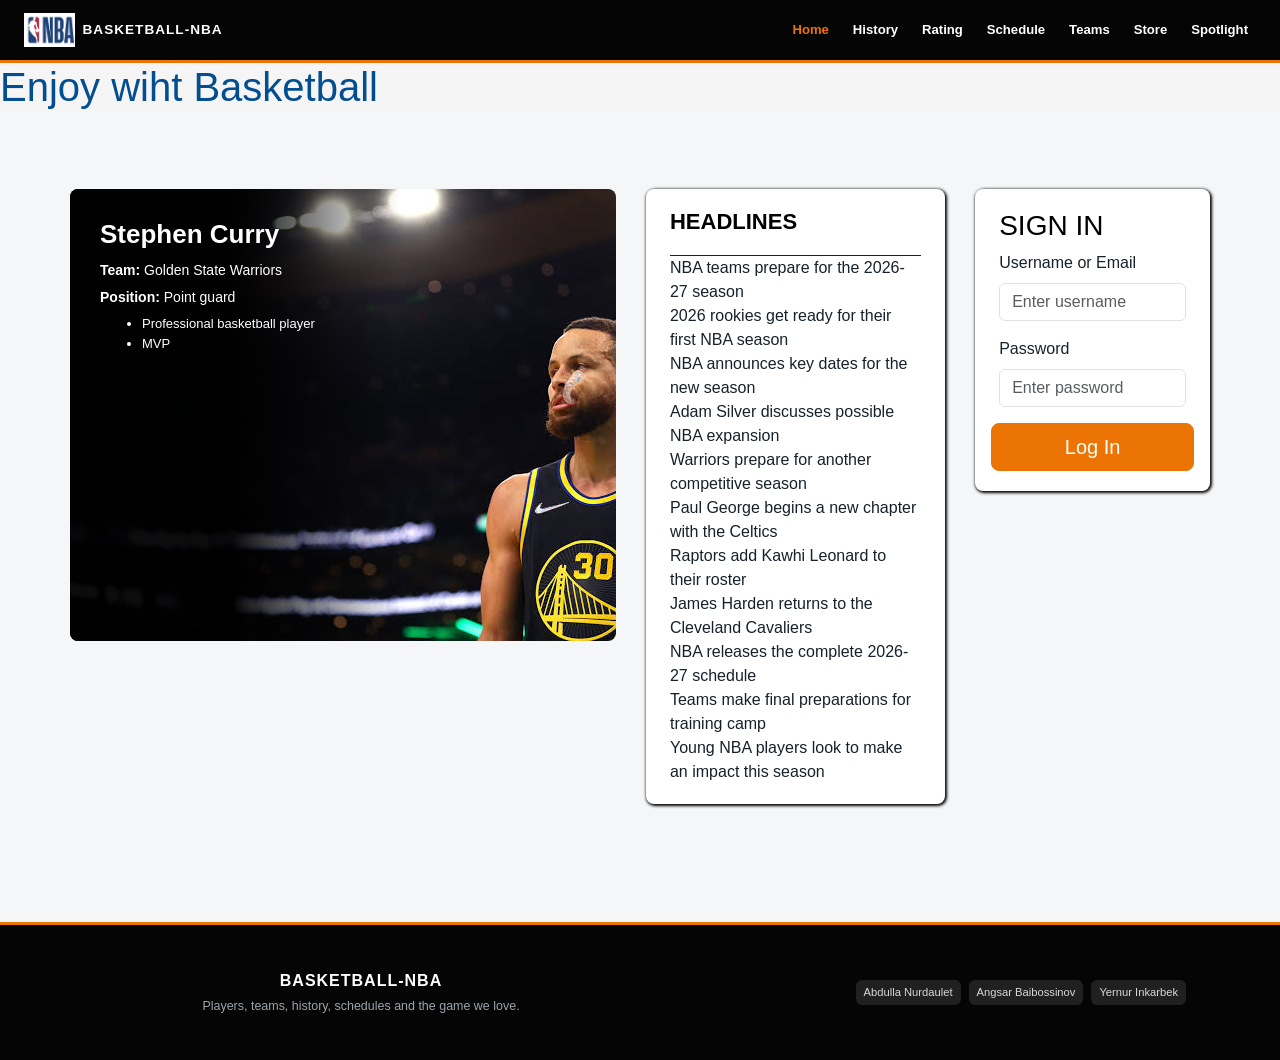
<file: WEB-Assignment-1-Bootstrap-v2/index.html>
<!DOCTYPE html>
<html lang="en">
<head>
    <meta charset="UTF-8">
    <meta name="viewport" content="width=device-width, initial-scale=1.0">
    <title>Basketball-NBA</title>
    <link rel="stylesheet" href="stylea.css">
    <link href="https://cdn.jsdelivr.net/npm/bootstrap@5.3.3/dist/css/bootstrap.min.css" rel="stylesheet">
    <link rel="stylesheet" href="site-theme.css">
</head>
<body>
    <nav class="navbar navbar-expand-lg navbar-dark site-navbar">
    <div class="container-fluid px-3 px-sm-2 px-lg-4">
        <a class="navbar-brand d-flex align-items-center gap-2" href="index.html">
            <img src="pictures/logo.png" alt="Basketball-NBA logo" height="34">
            <span>BASKETBALL-NBA</span>
        </a>
        <button class="navbar-toggler" type="button" data-bs-toggle="collapse" data-bs-target="#siteNavigation" aria-controls="siteNavigation" aria-expanded="false" aria-label="Toggle navigation">
            <span class="navbar-toggler-icon"></span>
        </button>
        <div class="collapse navbar-collapse" id="siteNavigation">
            <ul class="navbar-nav ms-auto align-items-lg-center gap-lg-2">
                <li class="nav-item"><a class="nav-link active" href="index.html">Home</a></li>
                <li class="nav-item"><a class="nav-link " href="History.html">History</a></li>
                <li class="nav-item"><a class="nav-link " href="ratings.html">Rating</a></li>
                <li class="nav-item"><a class="nav-link " href="schedule.html">Schedule</a></li>
                <li class="nav-item"><a class="nav-link " href="Brands.html">Teams</a></li>
                <li class="nav-item"><a class="nav-link " href="BrandPrice.html">Store</a></li>
                <li class="nav-item"><a class="nav-link " href="responsive.html">Spotlight</a></li>
            </ul>
        </div>
    </div>
</nav>

    <h1 style ="text-align: left; background-color: rgb(245, 245, 245); color: rgb(2, 78, 144);">          Enjoy wiht Basketball</h1>
    <div class="divv">
        <div class ="wrapper">
        <img class="Basketball-img1" src="pictures/main.jpg"alt="bas">
        <div class = "text">
            <h3>Stephen Curry</h3>
            <p><strong>Team:</strong> Golden State Warriors</p>
            <p><strong>Position:</strong> Point guard</p>
            <ul type = "-">
                <li>Professional basketball player</li>
                <li>MVP</li>
            </ul>
        </div>
        </div>  
    <div class="headlines">
        <div class="headlinesLikeHead">
            <h3>HEADLINES</h3>
        </div>
        <ul class="headlines-list">
            <li>NBA teams prepare for the 2026-27 season</li>
            <li>2026 rookies get ready for their first NBA season</li>
            <li>NBA announces key dates for the new season</li>
            <li>Adam Silver discusses possible NBA expansion</li>
            <li>Warriors prepare for another competitive season</li>
            <li>Paul George begins a new chapter with the Celtics</li>
            <li>Raptors add Kawhi Leonard to their roster</li>
            <li>James Harden returns to the Cleveland Cavaliers</li>
            <li>NBA releases the complete 2026-27 schedule</li>
            <li>Teams make final preparations for training camp</li>
            <li>Young NBA players look to make an impact this season</li>
</ul>
             
    </div>
    <div class="login">
            <div class="loginHeader">
                <h3>SIGN IN</h3>
            </div>
            <form class="loginForm row g-3">
                <div class="input col-12">
                    <label class="form-label" for="username">Username or Email</label>
                    <input class="form-control" type="text" id="username" placeholder="Enter username" required>
                </div>
                
                <div class="input col-12">
                    <label class="form-label" for="password">Password</label>
                    <input class="form-control" type="password" id="password" placeholder="Enter password" required>
                </div>
                <button type="submit" class="btn btn-primary btn-lg w-100">Log In</button>
            </form>
        </div>
    </div>
   
    <footer class="site-footer mt-lg-5">
    <div class="container py-4 px-sm-2 px-lg-4">
        <div class="row gy-3 align-items-center">
            <div class="col-lg-6">
                <p class="footer-title mb-1">BASKETBALL-NBA</p>
                <p class="footer-note mb-0">Players, teams, history, schedules and the game we love.</p>
            </div>
            <div class="col-lg-6">
                <div class="d-flex flex-wrap justify-content-lg-end gap-2">
                    <span class="member rounded px-2 py-1">Abdulla Nurdaulet</span>
                    <span class="member rounded px-2 py-1">Angsar Baibossinov</span>
                    <span class="member rounded px-2 py-1">Yernur Inkarbek</span>
                </div>
            </div>
        </div>
    </div>
</footer>
    <script src="https://cdn.jsdelivr.net/npm/bootstrap@5.3.3/dist/js/bootstrap.bundle.min.js"></script>
</body>
</html>
</file>
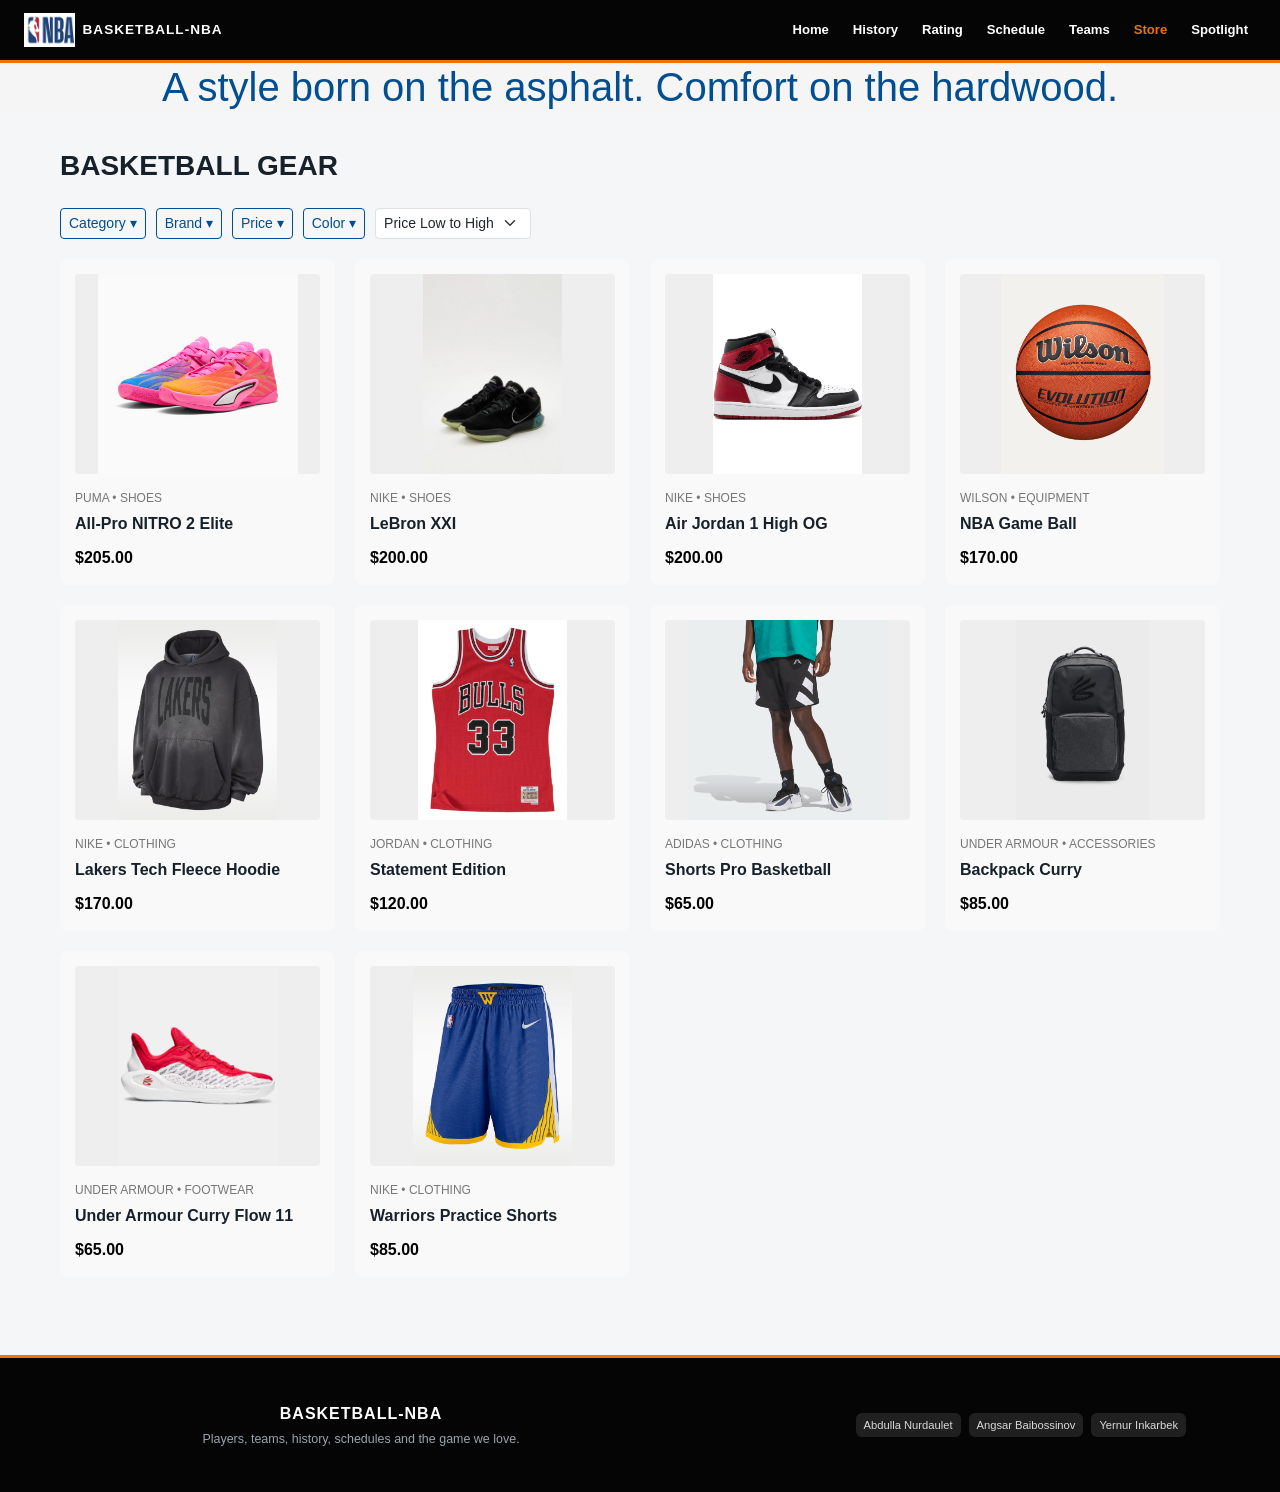
<file: WEB-Assignment-1-Bootstrap-v2/BrandPrice.html>
<!DOCTYPE html>
<html lang="ru">
<head>
    <meta charset="UTF-8">
    <meta name="viewport" content="width=device-width, initial-scale=1.0">
    <title>Brand and Price Information</title>
    <link rel="stylesheet" href="nigga.css">
    <link href="https://cdn.jsdelivr.net/npm/bootstrap@5.3.3/dist/css/bootstrap.min.css" rel="stylesheet">
    <link rel="stylesheet" href="site-theme.css">
</head>
<body>
    <nav class="navbar navbar-expand-lg navbar-dark site-navbar">
    <div class="container-fluid px-3 px-sm-2 px-lg-4">
        <a class="navbar-brand d-flex align-items-center gap-2" href="index.html">
            <img src="pictures/logo.png" alt="Basketball-NBA logo" height="34">
            <span>BASKETBALL-NBA</span>
        </a>
        <button class="navbar-toggler" type="button" data-bs-toggle="collapse" data-bs-target="#siteNavigation" aria-controls="siteNavigation" aria-expanded="false" aria-label="Toggle navigation">
            <span class="navbar-toggler-icon"></span>
        </button>
        <div class="collapse navbar-collapse" id="siteNavigation">
            <ul class="navbar-nav ms-auto align-items-lg-center gap-lg-2">
                <li class="nav-item"><a class="nav-link " href="index.html">Home</a></li>
                <li class="nav-item"><a class="nav-link " href="History.html">History</a></li>
                <li class="nav-item"><a class="nav-link " href="ratings.html">Rating</a></li>
                <li class="nav-item"><a class="nav-link " href="schedule.html">Schedule</a></li>
                <li class="nav-item"><a class="nav-link " href="Brands.html">Teams</a></li>
                <li class="nav-item"><a class="nav-link active" href="BrandPrice.html">Store</a></li>
                <li class="nav-item"><a class="nav-link " href="responsive.html">Spotlight</a></li>
            </ul>
        </div>
    </div>
</nav>

    <h1 style ="text-align: center; background-color: rgb(245, 245, 245); color: rgb(2, 78, 144);">A style born on the asphalt. Comfort on the hardwood.</h1>
    <div class="legacy-container">
        <h1 class="page-title">Basketball Gear</h1>
        <div class="filters">
            <button class="btn btn-outline-primary btn-sm">Category ▾</button>
            <button class="btn btn-outline-primary btn-sm">Brand ▾</button>
            <button class="btn btn-outline-primary btn-sm">Price ▾</button>
            <button class="btn btn-outline-primary btn-sm">Color ▾</button>
            
            <select class="form-select form-select-sm w-auto">
                <option>Price Low to High</option>
                <option>Price High to Low</option>
            </select>
        </div>
        <div class="products-grid">
            <div class="product-card">
                <div class="product-image">
                    <img src="imageBrands\Shoes\all pro nitro.png" alt="All pro Nitro">
                </div>
                <div>
                    <div class="product-category">Puma • Shoes</div>
                    <div class="product-title">All-Pro NITRO 2 Elite</div>
                </div>
                <div class="product-price">$205.00</div>
            </div>
            <div class="product-card">
                <div class="product-image">
                    <img src="imageBrands\Shoes\Lebronxxi.png" alt="Nike LeBron XXI">
                </div>
                <div>
                    <div class="product-category">Nike • Shoes</div>
                    <div class="product-title">LeBron XXI</div>
                </div>
                <div class="product-price">$200.00</div>
            </div>
            <div class="product-card">
                <div class="product-image">
                    <img src="imageBrands\Shoes\AirJordan.png" alt="Air Jordan 1 High">
                </div>
                <div>
                    <div class="product-category">Nike • Shoes</div>
                    <div class="product-title">Air Jordan 1 High OG</div>
                </div>
                <div class="product-price">$200.00</div>
            </div>
            <div class="product-card">
                <div class="product-image">
                    <img src="imageBrands\Balls\WilsonEvolution.png" alt="Wilson Evolution">
                </div>
                <div>
                    <div class="product-category">Wilson • Equipment</div>
                    <div class="product-title">NBA Game Ball</div>
                </div>
                <div class="product-price">$170.00</div>
            </div>

            <div class="product-card">
                <div class="product-image">
                    <img src="imageBrands\Clothing\LakersHoodie.png" alt="Lakers Tech Fleece Hoodie">
                </div>
                <div>
                    <div class="product-category">Nike • Clothing</div>
                    <div class="product-title">Lakers Tech Fleece Hoodie</div>
                </div>
                <div class="product-price">$170.00</div>
            </div>
            <div class="product-card">
                <div class="product-image">
                    <img src="imageBrands\Clothing\MitchellNess.png" alt="Mitchell & Ness">
                </div>
                <div>
                    <div class="product-category">Jordan • Clothing</div>
                    <div class="product-title">Statement Edition</div>
                </div>
                <div class="product-price">$120.00</div>
            </div>
            <div class="product-card">
                <div class="product-image">
                    <img src="imageBrands\Clothing\AntonyEdwards.png" alt="Antony Edwards">
                </div>
                <div>
                    <div class="product-category">Adidas • Clothing</div>
                    <div class="product-title">Shorts Pro Basketball</div>
                </div>
                <div class="product-price">$65.00</div>
            </div>
            <div class="product-card">
                <div class="product-image">
                    <img src="imageBrands\Rockets\currySplashBackpack.png" alt="Curry Splash Backpack">
                </div>
                <div>
                    <div class="product-category">Under Armour • Accessories</div>
                    <div class="product-title">Backpack Curry</div>
                </div>
                <div class="product-price">$85.00</div>
            </div>
            <div class="product-card">
                <div class="product-image">
                    <img src="imageBrands\Shoes\Curry11Team.png" alt="Under Armour Curry Flow 11">
                </div>
                <div>
                    <div class="product-category">Under Armour • Footwear</div>
                    <div class="product-title">Under Armour Curry Flow 11</div>
                </div>
                <div class="product-price">$65.00</div>
            </div>
            <div class="product-card">
                <div class="product-image">
                    <img src="imageBrands\Clothing\WarriorsShorts.png" alt="Warriors Practice Shorts">
                </div>
                <div>
                    <div class="product-category">Nike • Clothing</div>
                    <div class="product-title">Warriors Practice Shorts</div>
                </div>
                <div class="product-price">$85.00</div>
            </div>

        </div>
    </div>
    <footer class="site-footer mt-lg-5">
    <div class="container py-4 px-sm-2 px-lg-4">
        <div class="row gy-3 align-items-center">
            <div class="col-lg-6">
                <p class="footer-title mb-1">BASKETBALL-NBA</p>
                <p class="footer-note mb-0">Players, teams, history, schedules and the game we love.</p>
            </div>
            <div class="col-lg-6">
                <div class="d-flex flex-wrap justify-content-lg-end gap-2">
                    <span class="member rounded px-2 py-1">Abdulla Nurdaulet</span>
                    <span class="member rounded px-2 py-1">Angsar Baibossinov</span>
                    <span class="member rounded px-2 py-1">Yernur Inkarbek</span>
                </div>
            </div>
        </div>
    </div>
</footer>
    <script src="https://cdn.jsdelivr.net/npm/bootstrap@5.3.3/dist/js/bootstrap.bundle.min.js"></script>
</body>
</body>
</html>
</file>
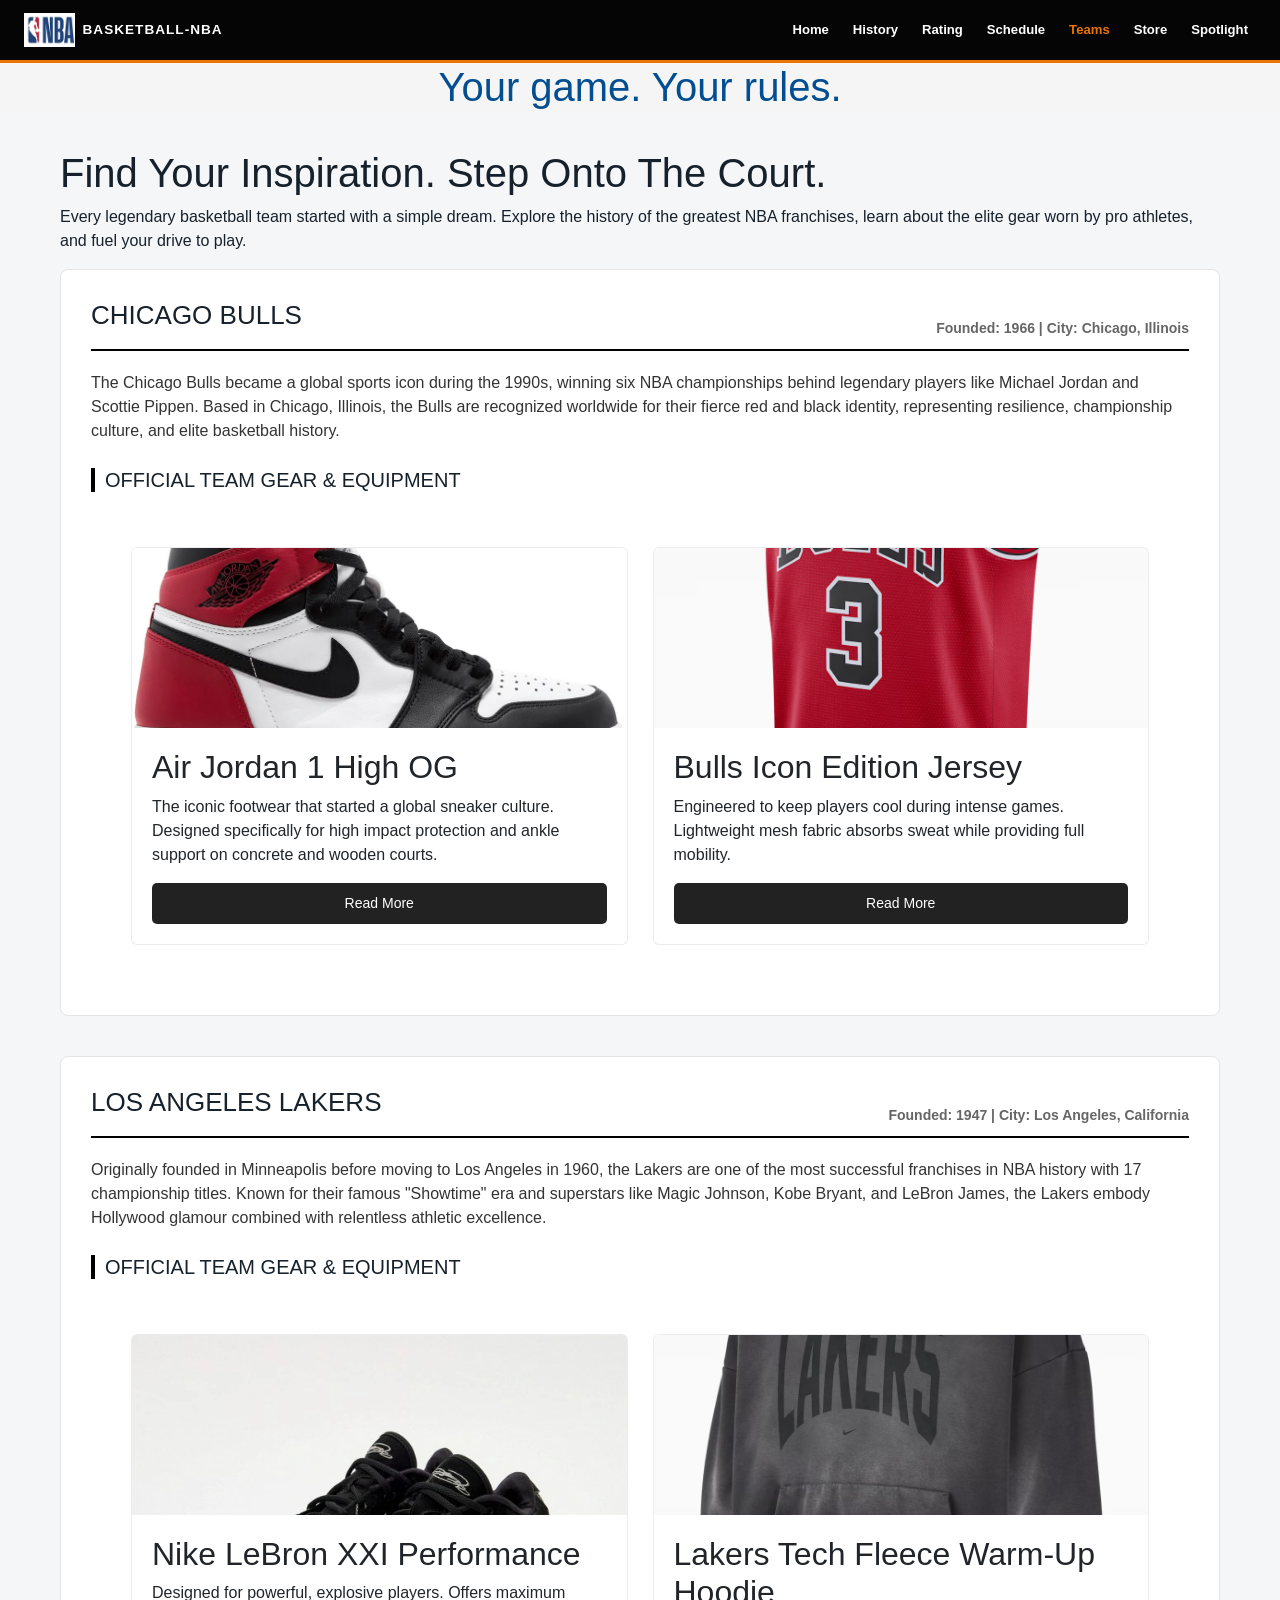
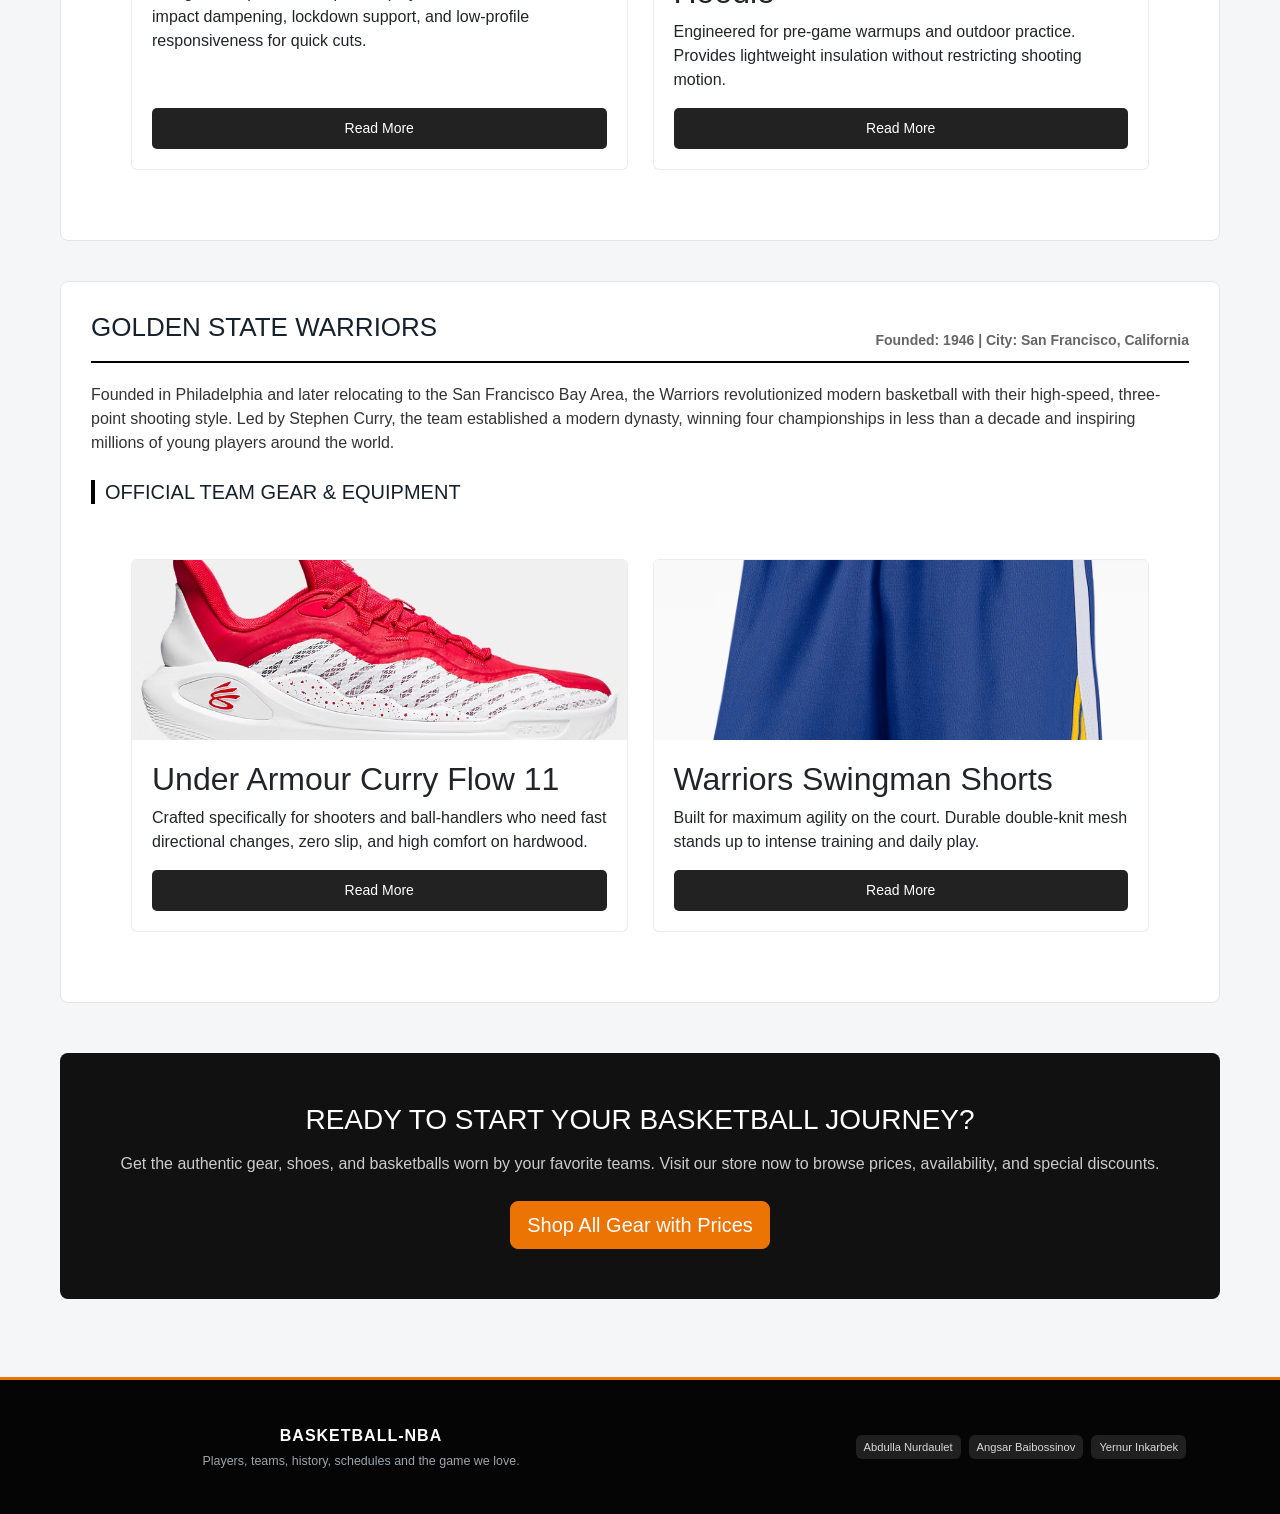
<file: WEB-Assignment-1-Bootstrap-v2/Brands.html>
<!DOCTYPE html>
<html lang="en">
<head>
    <meta charset="UTF-8">
    <meta name="viewport" content="width=device-width, initial-scale=1.0">
    <title>Basketball Teams & Gear Guide</title>
    <link rel="stylesheet" href="nigga.css">
    <link href="https://cdn.jsdelivr.net/npm/bootstrap@5.3.3/dist/css/bootstrap.min.css" rel="stylesheet">
    <link rel="stylesheet" href="site-theme.css">
</head>
<body>
    <nav class="navbar navbar-expand-lg navbar-dark site-navbar">
    <div class="container-fluid px-3 px-sm-2 px-lg-4">
        <a class="navbar-brand d-flex align-items-center gap-2" href="index.html">
            <img src="pictures/logo.png" alt="Basketball-NBA logo" height="34">
            <span>BASKETBALL-NBA</span>
        </a>
        <button class="navbar-toggler" type="button" data-bs-toggle="collapse" data-bs-target="#siteNavigation" aria-controls="siteNavigation" aria-expanded="false" aria-label="Toggle navigation">
            <span class="navbar-toggler-icon"></span>
        </button>
        <div class="collapse navbar-collapse" id="siteNavigation">
            <ul class="navbar-nav ms-auto align-items-lg-center gap-lg-2">
                <li class="nav-item"><a class="nav-link " href="index.html">Home</a></li>
                <li class="nav-item"><a class="nav-link " href="History.html">History</a></li>
                <li class="nav-item"><a class="nav-link " href="ratings.html">Rating</a></li>
                <li class="nav-item"><a class="nav-link " href="schedule.html">Schedule</a></li>
                <li class="nav-item"><a class="nav-link active" href="Brands.html">Teams</a></li>
                <li class="nav-item"><a class="nav-link " href="BrandPrice.html">Store</a></li>
                <li class="nav-item"><a class="nav-link " href="responsive.html">Spotlight</a></li>
            </ul>
        </div>
    </div>
</nav>

    <h1 class="h1_style">Your game. Your rules.</h1>
    <div class="legacy-container">
        <section class="hero">
            <h1>Find Your Inspiration. Step Onto The Court.</h1>
            <p>Every legendary basketball team started with a simple dream. Explore the history of the greatest NBA franchises, learn about the elite gear worn by pro athletes, and fuel your drive to play.</p>
        </section>

        <article class="team-card">
            <div class="team-header">
                <h2 class="team-title">Chicago Bulls</h2>
                <div class="team-meta">Founded: 1966 | City: Chicago, Illinois</div>
            </div>
            
            <div class="team-history">
                <p>The Chicago Bulls became a global sports icon during the 1990s, winning six NBA championships behind legendary players like Michael Jordan and Scottie Pippen. Based in Chicago, Illinois, the Bulls are recognized worldwide for their fierce red and black identity, representing resilience, championship culture, and elite basketball history.</p>
            </div>

            <h3 class="gear-title">Official Team Gear & Equipment</h3>


            <section class="cards-container">
                <div class="card">
                    <img src="imageBrands\Shoes\AirJordan.png" alt="Air Jordan 1 High OG">
                    <div class="card-content">
                        <h2>Air Jordan 1 High OG</h2>
                        <p>
                            The iconic footwear that started a global sneaker culture. Designed specifically for high impact protection and ankle support on concrete and wooden courts.
                        </p>
                        <button type="button" class="btn btn-outline-primary btn-sm">Read More</button>
                    </div>
                </div>

                <div class="card">
                    <img src="imageBrands\Clothing\ChicagoBulls.png" alt="Bulls Icon Edition Jersey">
                    <div class="card-content">
                        <h2>Bulls Icon Edition Jersey</h2>
                        <p>
                            Engineered to keep players cool during intense games. Lightweight mesh fabric absorbs sweat while providing full mobility.
                        </p>
                        <button type="button" class="btn btn-outline-primary btn-sm">Read More</button>
                    </div>
                </div>
            </section>
        </article>

        <article class="team-card">
            <div class="team-header">
                <h2 class="team-title">Los Angeles Lakers</h2>
                <div class="team-meta">Founded: 1947 | City: Los Angeles, California</div>
            </div>
            
            <div class="team-history">
                <p>Originally founded in Minneapolis before moving to Los Angeles in 1960, the Lakers are one of the most successful franchises in NBA history with 17 championship titles. Known for their famous "Showtime" era and superstars like Magic Johnson, Kobe Bryant, and LeBron James, the Lakers embody Hollywood glamour combined with relentless athletic excellence.</p>
            </div>

            <h3 class="gear-title">Official Team Gear & Equipment</h3>

            <section class="cards-container">
                <div class="card">
                    <img src="imageBrands\Shoes\Lebronxxi.png" alt="Nike LeBron XXI">
                    <div class="card-content">
                        <h2>Nike LeBron XXI Performance</h2>
                        <p>
                            Designed for powerful, explosive players. Offers maximum impact dampening, lockdown support, and low-profile responsiveness for quick cuts.
                        </p>
                        <button type="button" class="btn btn-outline-primary btn-sm">Read More</button>
                    </div>
                </div>

                <div class="card">
                    <img src="imageBrands\Clothing\LakersHoodie.png" alt="Lakers Tech Fleece Hoodie">
                    <div class="card-content">
                        <h2>Lakers Tech Fleece Warm-Up Hoodie</h2>
                        <p>
                            Engineered for pre-game warmups and outdoor practice. Provides lightweight insulation without restricting shooting motion.
                        </p>
                        <button type="button" class="btn btn-outline-primary btn-sm">Read More</button>
                    </div>
                </div>
            </section>
        </article>

        <article class="team-card">
            <div class="team-header">
                <h2 class="team-title">Golden State Warriors</h2>
                <div class="team-meta">Founded: 1946 | City: San Francisco, California</div>
            </div>
            
            <div class="team-history">
                <p>Founded in Philadelphia and later relocating to the San Francisco Bay Area, the Warriors revolutionized modern basketball with their high-speed, three-point shooting style. Led by Stephen Curry, the team established a modern dynasty, winning four championships in less than a decade and inspiring millions of young players around the world.</p>
            </div>

            <h3 class="gear-title">Official Team Gear & Equipment</h3>

            <section class="cards-container">
                <div class="card">
                    <img src="imageBrands\Shoes\Curry11Team.png" alt="Under Armour Curry Flow 11">
                    <div class="card-content">
                        <h2>Under Armour Curry Flow 11</h2>
                        <p>
                            Crafted specifically for shooters and ball-handlers who need fast directional changes, zero slip, and high comfort on hardwood.
                        </p>
                        <button type="button" class="btn btn-outline-primary btn-sm">Read More</button>
                    </div>
                </div>

                <div class="card">
                    <img src="imageBrands\Clothing\WarriorsShorts.png" alt="Warriors Practice Shorts">
                    <div class="card-content">
                        <h2>Warriors Swingman Shorts</h2>
                        <p>
                            Built for maximum agility on the court. Durable double-knit mesh stands up to intense training and daily play.
                        </p>
                        <button type="button" class="btn btn-outline-primary btn-sm">Read More</button>
                    </div>
                </div>
            </section>
        </article>

        <section class="shop-cta">
            <h2>Ready to Start Your Basketball Journey?</h2>
            <p>Get the authentic gear, shoes, and basketballs worn by your favorite teams. Visit our store now to browse prices, availability, and special discounts.</p>
            <a href="BrandPrice.html" class="btn btn-primary btn-lg">Shop All Gear with Prices</a>
        </section>

    </div>
    <footer class="site-footer mt-lg-5">
    <div class="container py-4 px-sm-2 px-lg-4">
        <div class="row gy-3 align-items-center">
            <div class="col-lg-6">
                <p class="footer-title mb-1">BASKETBALL-NBA</p>
                <p class="footer-note mb-0">Players, teams, history, schedules and the game we love.</p>
            </div>
            <div class="col-lg-6">
                <div class="d-flex flex-wrap justify-content-lg-end gap-2">
                    <span class="member rounded px-2 py-1">Abdulla Nurdaulet</span>
                    <span class="member rounded px-2 py-1">Angsar Baibossinov</span>
                    <span class="member rounded px-2 py-1">Yernur Inkarbek</span>
                </div>
            </div>
        </div>
    </div>
</footer>
    <script src="https://cdn.jsdelivr.net/npm/bootstrap@5.3.3/dist/js/bootstrap.bundle.min.js"></script>
</body>
</html>
</file>
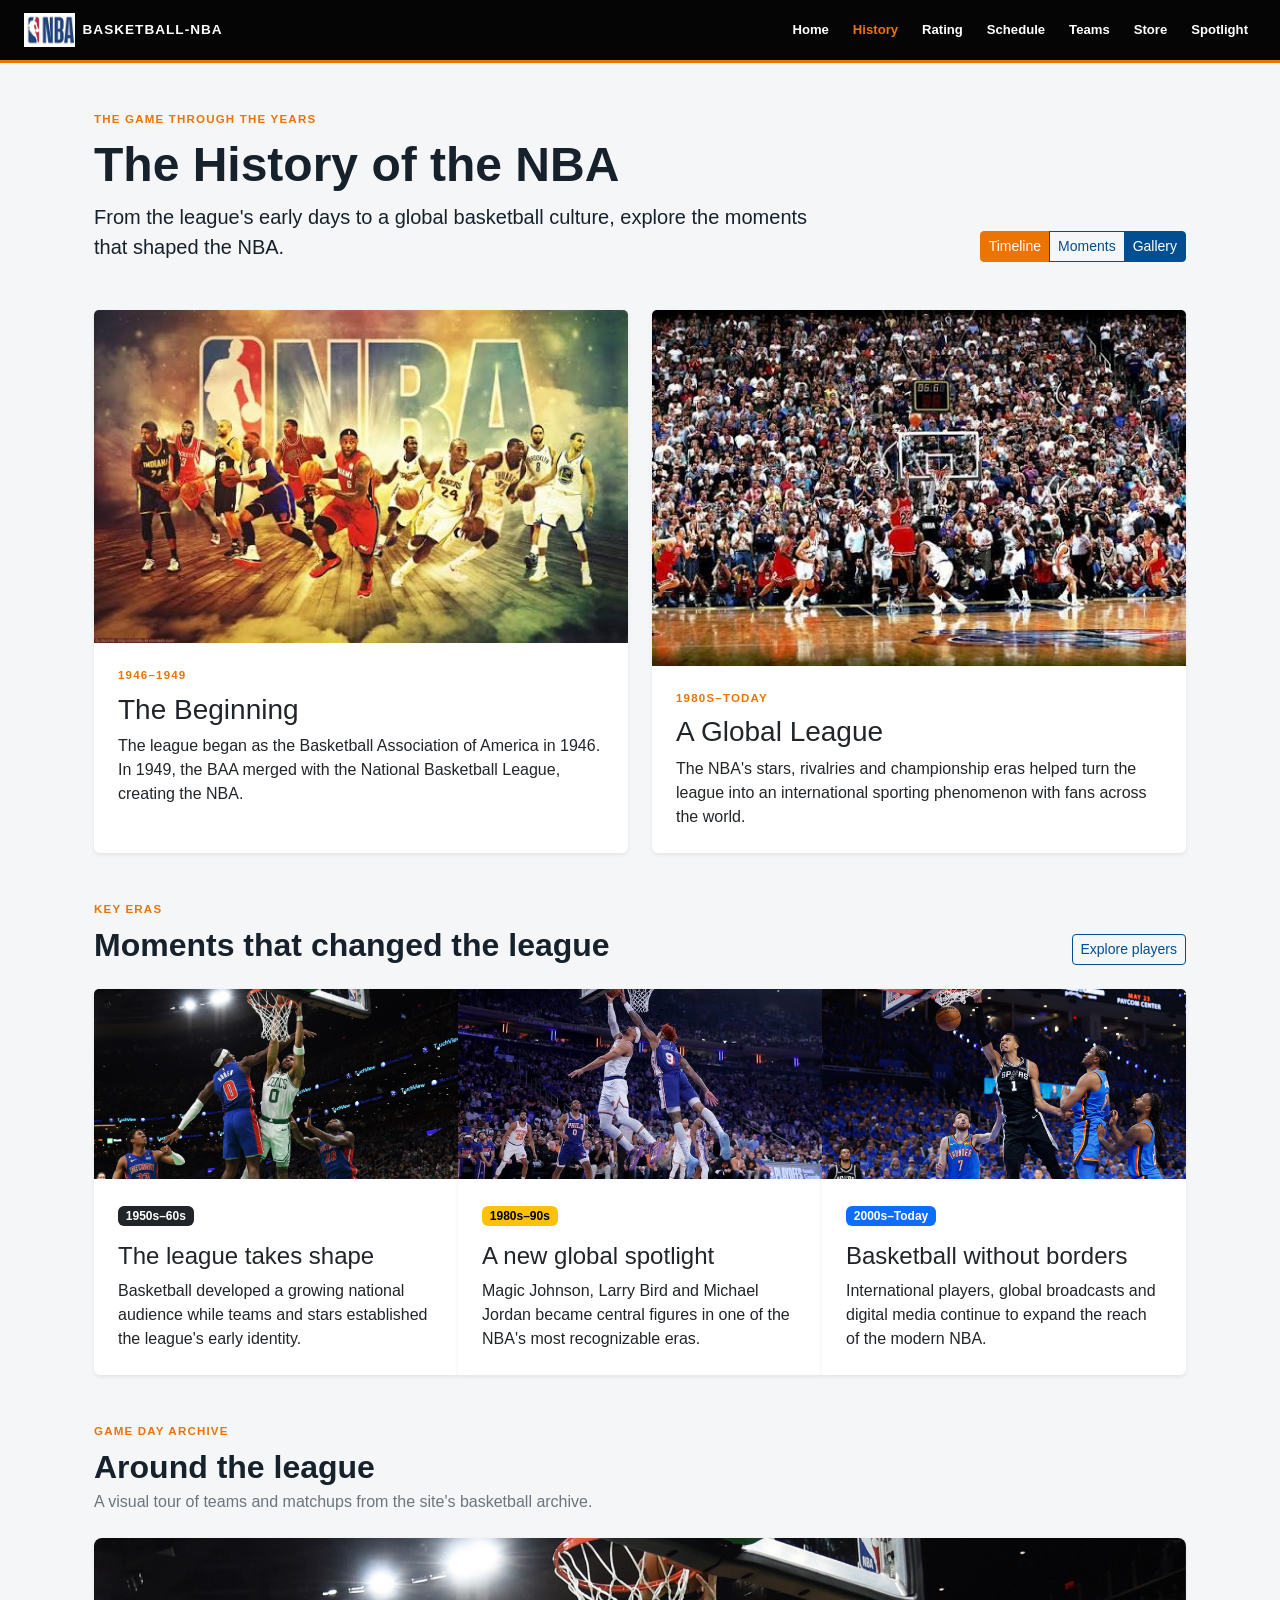
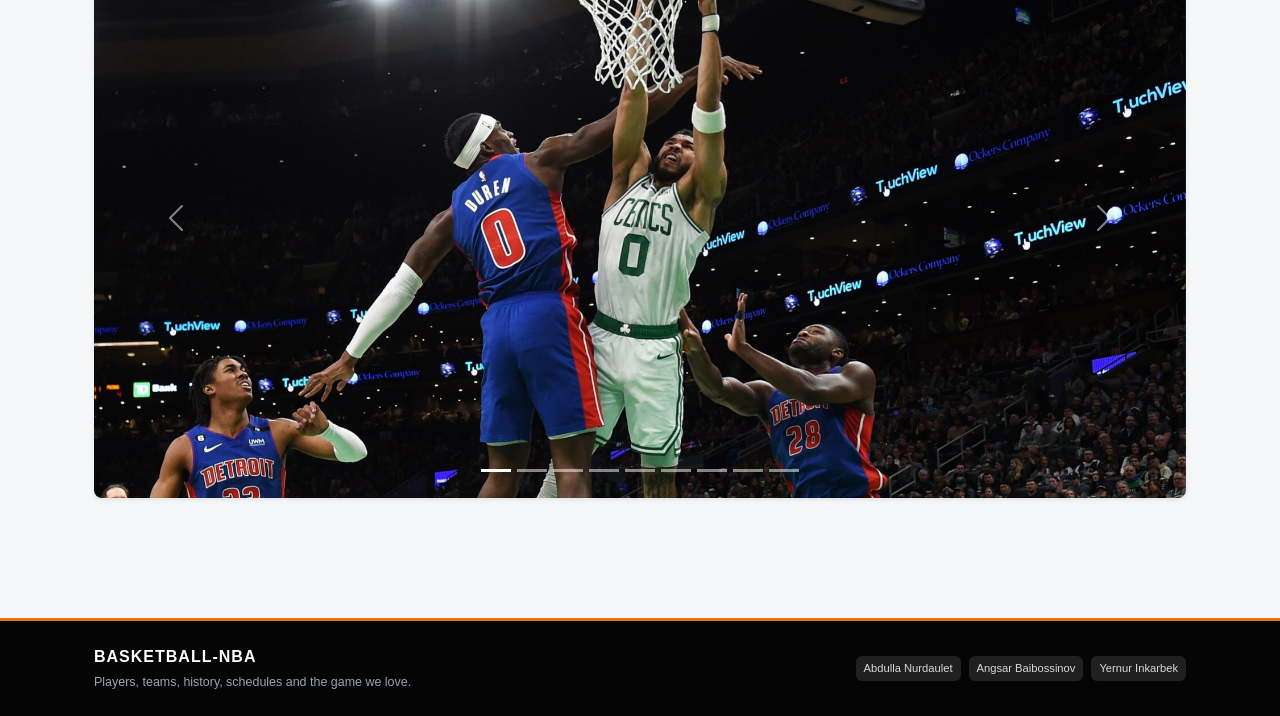
<file: WEB-Assignment-1-Bootstrap-v2/History.html>
<!DOCTYPE html>
<html lang="en">
<head>
    <meta charset="UTF-8">
    <meta name="viewport" content="width=device-width, initial-scale=1.0">
    <title>NBA History | Basketball-NBA</title>
    <link href="https://cdn.jsdelivr.net/npm/bootstrap@5.3.3/dist/css/bootstrap.min.css" rel="stylesheet">
    <link rel="stylesheet" href="site-theme.css">
</head>
<body>
<nav class="navbar navbar-expand-lg navbar-dark site-navbar">
    <div class="container-fluid px-3 px-sm-2 px-lg-4">
        <a class="navbar-brand d-flex align-items-center gap-2" href="index.html"><img src="pictures/logo.png" alt="Basketball-NBA logo" height="34"><span>BASKETBALL-NBA</span></a>
        <button class="navbar-toggler" type="button" data-bs-toggle="collapse" data-bs-target="#siteNavigation" aria-controls="siteNavigation" aria-expanded="false" aria-label="Toggle navigation"><span class="navbar-toggler-icon"></span></button>
        <div class="collapse navbar-collapse" id="siteNavigation">
            <ul class="navbar-nav ms-auto align-items-lg-center gap-lg-2">
                <li class="nav-item"><a class="nav-link" href="index.html">Home</a></li><li class="nav-item"><a class="nav-link active" href="History.html">History</a></li><li class="nav-item"><a class="nav-link" href="ratings.html">Rating</a></li><li class="nav-item"><a class="nav-link" href="schedule.html">Schedule</a></li><li class="nav-item"><a class="nav-link" href="Brands.html">Teams</a></li><li class="nav-item"><a class="nav-link" href="BrandPrice.html">Store</a></li><li class="nav-item"><a class="nav-link" href="responsive.html">Spotlight</a></li>
            </ul>
        </div>
    </div>
</nav>

<main>
    <div class="container py-4 py-md-5 px-sm-2 px-lg-4">
        <header class="mb-4 mb-lg-5">
            <p class="eyebrow mb-2">THE GAME THROUGH THE YEARS</p>
            <div class="row g-4 align-items-end">
                <div class="col-12 col-lg-8"><h1 class="display-5 fw-bold mb-2">The History of the NBA</h1><p class="lead mb-0">From the league's early days to a global basketball culture, explore the moments that shaped the NBA.</p></div>
                <div class="col-12 col-lg-4 text-lg-end"><div class="btn-group" role="group" aria-label="History navigation"><a href="#timeline" class="btn btn-primary btn-sm">Timeline</a><a href="#moments" class="btn btn-outline-primary btn-sm">Moments</a><a href="#gallery" class="btn btn-secondary btn-sm">Gallery</a></div></div>
            </div>
        </header>

        <section id="timeline" class="row g-4 mb-5">
            <div class="col-12 col-lg-6">
                <article class="card h-100 border-0 shadow-sm">
                    <img src="pictures/history.jpg" class="card-img-top" alt="Historic NBA basketball scene">
                    <div class="card-body p-3 p-sm-4"><p class="eyebrow mb-2">1946–1949</p><h2 class="card-title h3">The Beginning</h2><p class="card-text">The league began as the Basketball Association of America in 1946. In 1949, the BAA merged with the National Basketball League, creating the NBA.</p></div>
                </article>
            </div>
            <div class="col-12 col-lg-6">
                <article class="card h-100 border-0 shadow-sm">
                    <img src="pictures/legend.jpg" class="card-img-top" alt="NBA basketball legends">
                    <div class="card-body p-3 p-sm-4"><p class="eyebrow mb-2">1980s–Today</p><h2 class="card-title h3">A Global League</h2><p class="card-text">The NBA's stars, rivalries and championship eras helped turn the league into an international sporting phenomenon with fans across the world.</p></div>
                </article>
            </div>
        </section>

        <section id="moments" class="mb-5">
            <div class="d-flex flex-column flex-sm-row justify-content-between align-items-sm-end gap-3 mb-4"><div><p class="eyebrow mb-2">KEY ERAS</p><h2 class="fw-bold mb-0">Moments that changed the league</h2></div><a href="ratings.html" class="btn btn-outline-primary btn-sm">Explore players</a></div>
            <div class="card-group">
                <article class="card border-0 shadow-sm"><img src="images/tatum-1.jpg" class="card-img-top" alt="Boston Celtics player in action"><div class="card-body p-3 p-sm-4"><span class="badge text-bg-dark mb-3">1950s–60s</span><h3 class="card-title h4">The league takes shape</h3><p class="card-text">Basketball developed a growing national audience while teams and stars established the league's early identity.</p></div></article>
                <article class="card border-0 shadow-sm"><img src="images/76ers.jpg" class="card-img-top" alt="Philadelphia 76ers game"><div class="card-body p-3 p-sm-4"><span class="badge text-bg-warning mb-3">1980s–90s</span><h3 class="card-title h4">A new global spotlight</h3><p class="card-text">Magic Johnson, Larry Bird and Michael Jordan became central figures in one of the NBA's most recognizable eras.</p></div></article>
                <article class="card border-0 shadow-sm"><img src="images/spurs.jpg" class="card-img-top" alt="San Antonio Spurs game"><div class="card-body p-3 p-sm-4"><span class="badge text-bg-primary mb-3">2000s–Today</span><h3 class="card-title h4">Basketball without borders</h3><p class="card-text">International players, global broadcasts and digital media continue to expand the reach of the modern NBA.</p></div></article>
            </div>
        </section>

        <section id="gallery" class="mb-4">
            <div class="mb-4"><p class="eyebrow mb-2">GAME DAY ARCHIVE</p><h2 class="fw-bold mb-1">Around the league</h2><p class="text-secondary mb-0">A visual tour of teams and matchups from the site's basketball archive.</p></div>
            <div id="nbaHistoryCarousel" class="carousel slide rounded-3 overflow-hidden shadow-sm" data-bs-ride="carousel">
                <div class="carousel-indicators">
                    <button type="button" data-bs-target="#nbaHistoryCarousel" data-bs-slide-to="0" class="active" aria-current="true" aria-label="Slide 1"></button><button type="button" data-bs-target="#nbaHistoryCarousel" data-bs-slide-to="1" aria-label="Slide 2"></button><button type="button" data-bs-target="#nbaHistoryCarousel" data-bs-slide-to="2" aria-label="Slide 3"></button><button type="button" data-bs-target="#nbaHistoryCarousel" data-bs-slide-to="3" aria-label="Slide 4"></button><button type="button" data-bs-target="#nbaHistoryCarousel" data-bs-slide-to="4" aria-label="Slide 5"></button><button type="button" data-bs-target="#nbaHistoryCarousel" data-bs-slide-to="5" aria-label="Slide 6"></button><button type="button" data-bs-target="#nbaHistoryCarousel" data-bs-slide-to="6" aria-label="Slide 7"></button><button type="button" data-bs-target="#nbaHistoryCarousel" data-bs-slide-to="7" aria-label="Slide 8"></button><button type="button" data-bs-target="#nbaHistoryCarousel" data-bs-slide-to="8" aria-label="Slide 9"></button>
                </div>
                <div class="carousel-inner">
                    <div class="carousel-item active"><img src="images/tatum-1.jpg" class="d-block w-100 history-carousel-img" alt="Boston Celtics basketball"></div>
                    <div class="carousel-item"><img src="images/76ers.jpg" class="d-block w-100 history-carousel-img" alt="Philadelphia 76ers basketball"></div>
                    <div class="carousel-item"><img src="images/spurs.jpg" class="d-block w-100 history-carousel-img" alt="San Antonio Spurs basketball"></div>
                    <div class="carousel-item"><img src="images/wizards.jpg" class="d-block w-100 history-carousel-img" alt="Washington Wizards basketball"></div>
                    <div class="carousel-item"><img src="images/orlando.jpg" class="d-block w-100 history-carousel-img" alt="Orlando Magic basketball"></div>
                    <div class="carousel-item"><img src="images/heat.jpg" class="d-block w-100 history-carousel-img" alt="Miami Heat basketball"></div>
                    <div class="carousel-item"><img src="images/nets.jpg" class="d-block w-100 history-carousel-img" alt="Brooklyn Nets basketball"></div>
                    <div class="carousel-item"><img src="images/raptors.jpg" class="d-block w-100 history-carousel-img" alt="Toronto Raptors basketball"></div>
                    <div class="carousel-item"><img src="images/pelicans.jpg" class="d-block w-100 history-carousel-img" alt="New Orleans Pelicans basketball"></div>
                </div>
                <button class="carousel-control-prev" type="button" data-bs-target="#nbaHistoryCarousel" data-bs-slide="prev"><span class="carousel-control-prev-icon" aria-hidden="true"></span><span class="visually-hidden">Previous</span></button>
                <button class="carousel-control-next" type="button" data-bs-target="#nbaHistoryCarousel" data-bs-slide="next"><span class="carousel-control-next-icon" aria-hidden="true"></span><span class="visually-hidden">Next</span></button>
            </div>
        </section>
    </div>
</main>

<footer class="site-footer mt-lg-5"><div class="container py-4 px-sm-2 px-lg-4"><div class="row gy-3 align-items-center"><div class="col-lg-6"><p class="footer-title mb-1">BASKETBALL-NBA</p><p class="footer-note mb-0">Players, teams, history, schedules and the game we love.</p></div><div class="col-lg-6"><div class="d-flex flex-wrap justify-content-lg-end gap-2"><span class="member rounded px-2 py-1">Abdulla Nurdaulet</span><span class="member rounded px-2 py-1">Angsar Baibossinov</span><span class="member rounded px-2 py-1">Yernur Inkarbek</span></div></div></div></div></footer>
<script src="https://cdn.jsdelivr.net/npm/bootstrap@5.3.3/dist/js/bootstrap.bundle.min.js"></script>
</body>
</html>
</file>
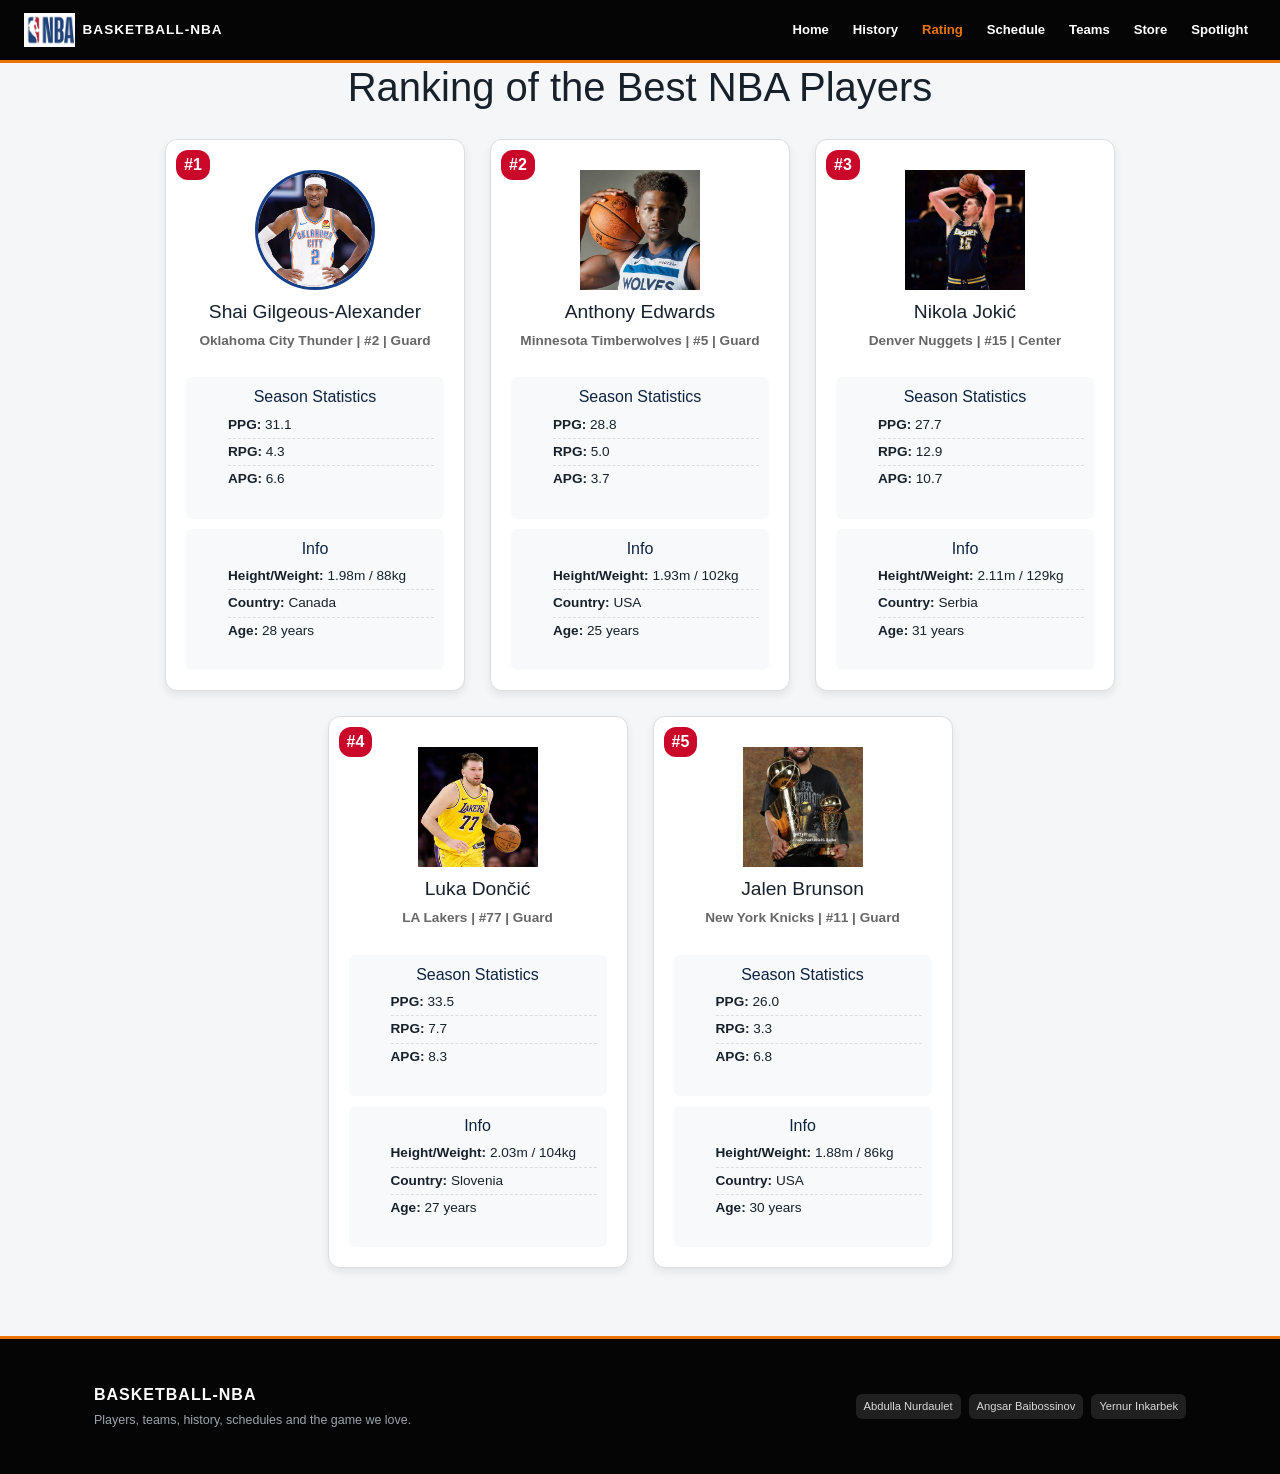
<file: WEB-Assignment-1-Bootstrap-v2/ratings.html>
<!DOCTYPE html>
<html lang="ru">
<head>
<meta charset="UTF-8">
<meta name="viewport" content="width=device-width, initial-scale=1.0">
<title>NBA Fan Club - Ratings</title>
<link rel="stylesheet" href="css/bababoi.css">
    <link href="https://cdn.jsdelivr.net/npm/bootstrap@5.3.3/dist/css/bootstrap.min.css" rel="stylesheet">
    <link rel="stylesheet" href="site-theme.css">
</head>
<body>
<nav class="navbar navbar-expand-lg navbar-dark site-navbar">
    <div class="container-fluid px-3 px-sm-2 px-lg-4">
        <a class="navbar-brand d-flex align-items-center gap-2" href="index.html">
            <img src="pictures/logo.png" alt="Basketball-NBA logo" height="34">
            <span>BASKETBALL-NBA</span>
        </a>
        <button class="navbar-toggler" type="button" data-bs-toggle="collapse" data-bs-target="#siteNavigation" aria-controls="siteNavigation" aria-expanded="false" aria-label="Toggle navigation">
            <span class="navbar-toggler-icon"></span>
        </button>
        <div class="collapse navbar-collapse" id="siteNavigation">
            <ul class="navbar-nav ms-auto align-items-lg-center gap-lg-2">
                <li class="nav-item"><a class="nav-link " href="index.html">Home</a></li>
                <li class="nav-item"><a class="nav-link " href="History.html">History</a></li>
                <li class="nav-item"><a class="nav-link active" href="ratings.html">Rating</a></li>
                <li class="nav-item"><a class="nav-link " href="schedule.html">Schedule</a></li>
                <li class="nav-item"><a class="nav-link " href="Brands.html">Teams</a></li>
                <li class="nav-item"><a class="nav-link " href="BrandPrice.html">Store</a></li>
                <li class="nav-item"><a class="nav-link " href="responsive.html">Spotlight</a></li>
            </ul>
        </div>
    </div>
</nav>

<main class="container">
    <h1>Ranking of the Best NBA Players</h1>
    <section class="players-grid">
        <article class="player-card">
            <span class="player-rank">#1</span>
            <img src="images/shai.jpg" alt="Shai Gilgeous-Alexander" class="player-img round-avatar">
            <h2 style="text-align:center; font-size: 1.2rem;">Shai Gilgeous-Alexander</h2>
            <p class="team-info">Oklahoma City Thunder | #2 | Guard</p>

            <div class="stats-box">
                <h3>Season Statistics</h3>
                <ul>
                    <li><strong>PPG:</strong> 31.1</li>
                    <li><strong>RPG:</strong> 4.3</li>
                    <li><strong>APG:</strong> 6.6</li>
                </ul>
            </div>
            <div class="bio-box">
                <h3>Info</h3>
                <ul>
                    <li><strong>Height/Weight:</strong> 1.98m / 88kg</li>
                    <li><strong>Country:</strong> Canada</li>
                    <li><strong>Age:</strong> 28 years</li>
                </ul>
            </div>
        </article>

        <article class="player-card">
            <span class="player-rank">#2</span>
            <img src="images/edwards.jpg" alt="Anthony Edwards" class="player-img">
            <h2 style="text-align:center; font-size: 1.2rem;">Anthony Edwards</h2>
            <p class="team-info">Minnesota Timberwolves | #5 | Guard</p> 
            <div class="stats-box">
                <h3>Season Statistics</h3>
                <ul>
                    <li><strong>PPG:</strong> 28.8</li>
                    <li><strong>RPG:</strong> 5.0</li>
                    <li><strong>APG:</strong> 3.7</li>
                </ul>
            </div>
            <div class="bio-box">
                <h3>Info</h3>
                <ul>
                    <li><strong>Height/Weight:</strong> 1.93m / 102kg</li>
                    <li><strong>Country:</strong> USA</li>
                    <li><strong>Age:</strong> 25 years</li>
                </ul>
            </div>
        </article>

        <article class="player-card">
            <span class="player-rank">#3</span>
            <img src="images/jokic.jpg" alt="Nikola Jokić" class="player-img">
            <h2 style="text-align:center; font-size: 1.2rem;">Nikola Jokić</h2>
            <p class="team-info">Denver Nuggets | #15 | Center</p> 
            <div class="stats-box">
                <h3>Season Statistics</h3>
                <ul>
                    <li><strong>PPG:</strong> 27.7</li>
                    <li><strong>RPG:</strong> 12.9</li>
                    <li><strong>APG:</strong> 10.7</li>
                </ul>
            </div>
            <div class="bio-box">
                <h3>Info</h3>
                <ul>
                    <li><strong>Height/Weight:</strong> 2.11m / 129kg</li>
                    <li><strong>Country:</strong> Serbia</li>
                    <li><strong>Age:</strong> 31 years</li>
                </ul>
            </div>
        </article>

        <article class="player-card">
            <span class="player-rank">#4</span>
            <img src="images/doncic.jpg" alt="Luka Dončić" class="player-img">
            <h2 style="text-align:center; font-size: 1.2rem;">Luka Dončić</h2>
            <p class="team-info">LA Lakers | #77 | Guard</p> 
            <div class="stats-box">
                <h3>Season Statistics</h3>
                <ul>
                    <li><strong>PPG:</strong> 33.5</li>
                    <li><strong>RPG:</strong> 7.7</li>
                    <li><strong>APG:</strong> 8.3</li>
                </ul>
            </div>
            <div class="bio-box">
                <h3>Info</h3>
                <ul>
                    <li><strong>Height/Weight:</strong> 2.03m / 104kg</li>
                    <li><strong>Country:</strong> Slovenia</li>
                    <li><strong>Age:</strong> 27 years</li>
                </ul>
            </div>
        </article>

        <article class="player-card">
            <span class="player-rank">#5</span>
            <img src="images/brunson.jpg" alt="Jalen Brunson" class="player-img">
            <h2 style="text-align:center; font-size: 1.2rem;">Jalen Brunson</h2>
            <p class="team-info">New York Knicks | #11 | Guard</p> 
            <div class="stats-box">
                <h3>Season Statistics</h3>
                <ul>
                    <li><strong>PPG:</strong> 26.0</li>
                    <li><strong>RPG:</strong> 3.3</li>
                    <li><strong>APG:</strong> 6.8</li>
                </ul>
            </div>
            <div class="bio-box">
                <h3>Info</h3>
                <ul>
                    <li><strong>Height/Weight:</strong> 1.88m / 86kg</li>
                    <li><strong>Country:</strong> USA</li>
                    <li><strong>Age:</strong> 30 years</li>
                </ul>
            </div>
        </article>
    </section>
</main>

<footer class="site-footer mt-lg-5">
    <div class="container py-4 px-sm-2 px-lg-4">
        <div class="row gy-3 align-items-center">
            <div class="col-lg-6">
                <p class="footer-title mb-1">BASKETBALL-NBA</p>
                <p class="footer-note mb-0">Players, teams, history, schedules and the game we love.</p>
            </div>
            <div class="col-lg-6">
                <div class="d-flex flex-wrap justify-content-lg-end gap-2">
                    <span class="member rounded px-2 py-1">Abdulla Nurdaulet</span>
                    <span class="member rounded px-2 py-1">Angsar Baibossinov</span>
                    <span class="member rounded px-2 py-1">Yernur Inkarbek</span>
                </div>
            </div>
        </div>
    </div>
</footer>
</body>
</html>
</file>
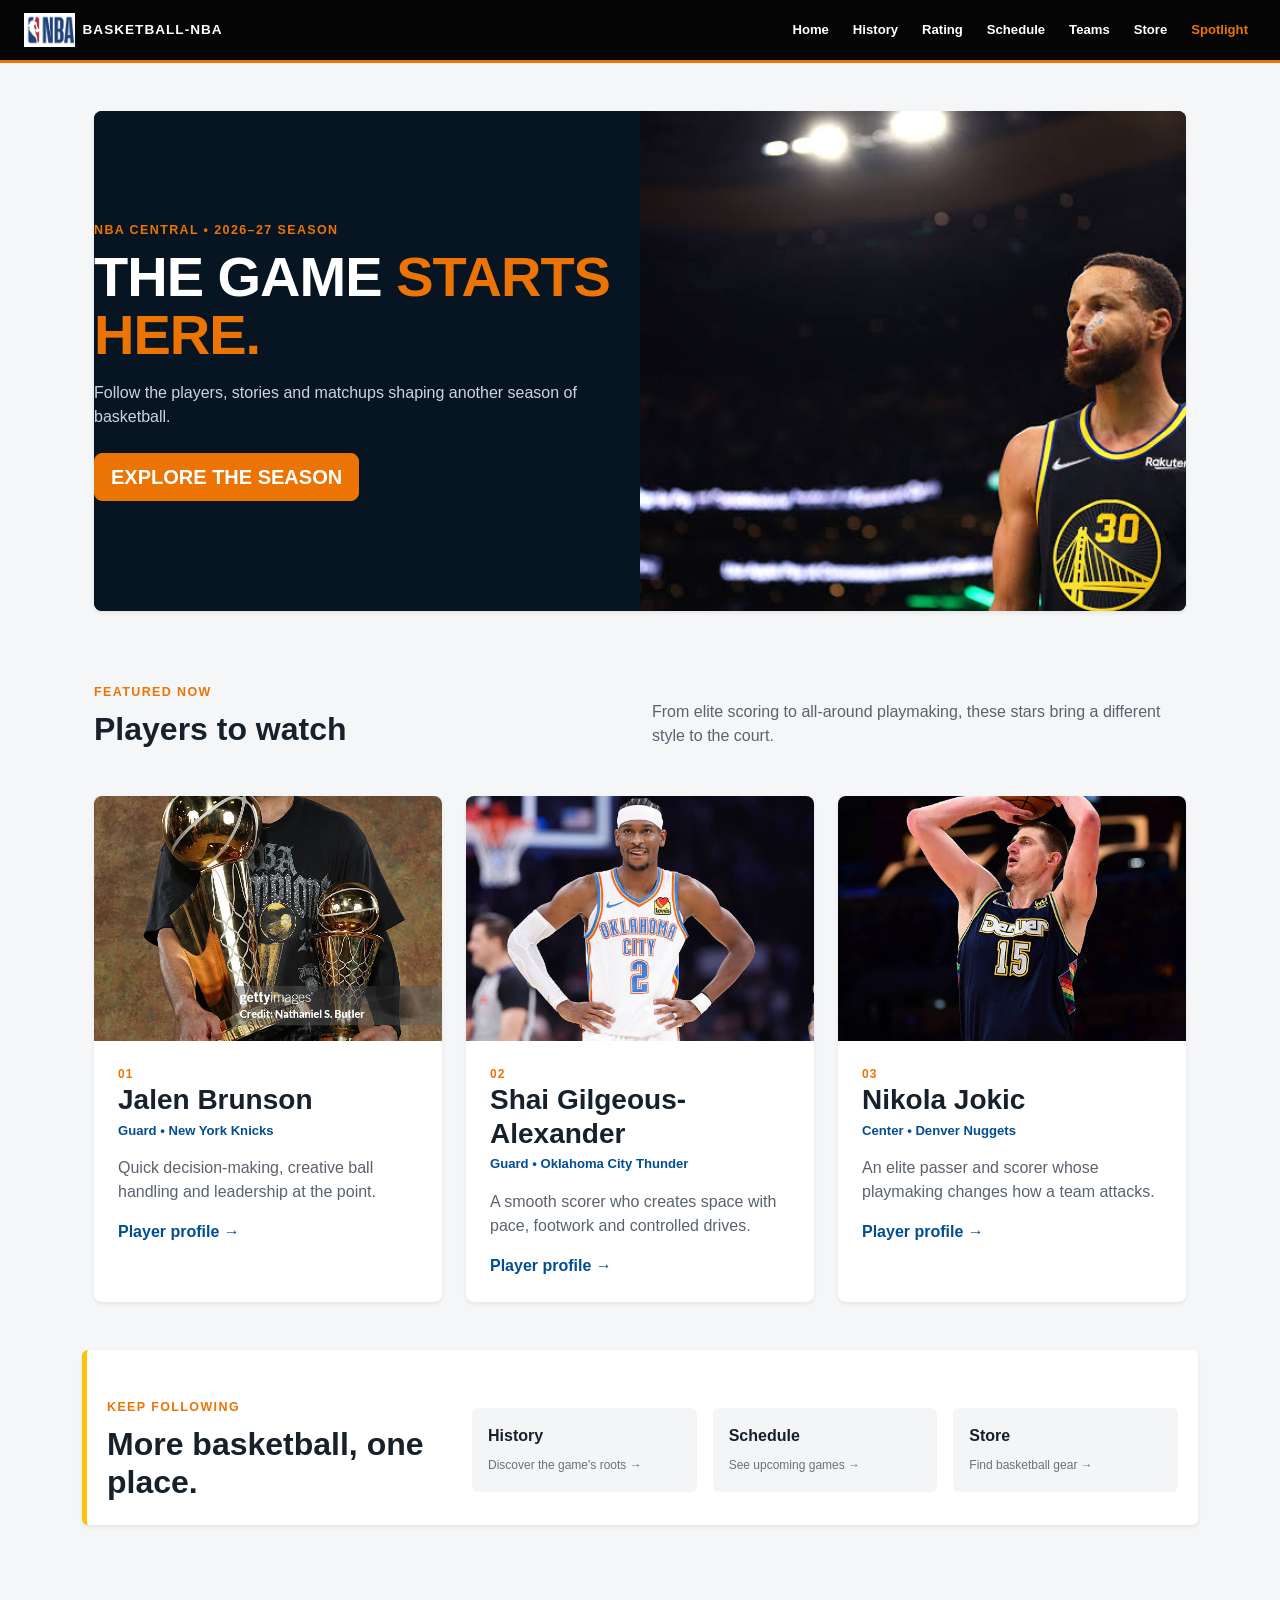
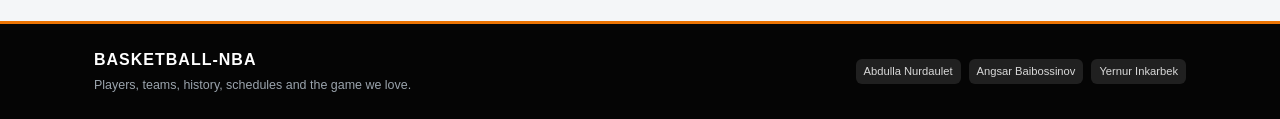
<file: WEB-Assignment-1-Bootstrap-v2/responsive.html>
<!DOCTYPE html>
<html lang="en">
<head>
    <meta charset="UTF-8">
    <meta name="viewport" content="width=device-width, initial-scale=1.0">
    <title>NBA Spotlight | Basketball-NBA</title>
    <link href="https://cdn.jsdelivr.net/npm/bootstrap@5.3.3/dist/css/bootstrap.min.css" rel="stylesheet">
    <link rel="stylesheet" href="site-theme.css">
    <link rel="stylesheet" href="responsive.css">
</head>
<body>

<nav class="navbar navbar-expand-lg navbar-dark site-navbar">
    <div class="container-fluid px-3 px-sm-2 px-lg-4">
        <a class="navbar-brand d-flex align-items-center gap-2" href="index.html">
            <img src="pictures/logo.png" alt="Basketball-NBA logo" height="34">
            <span>BASKETBALL-NBA</span>
        </a>
        <button class="navbar-toggler" type="button" data-bs-toggle="collapse" data-bs-target="#siteNavigation" aria-controls="siteNavigation" aria-expanded="false" aria-label="Toggle navigation">
            <span class="navbar-toggler-icon"></span>
        </button>
        <div class="collapse navbar-collapse" id="siteNavigation">
            <ul class="navbar-nav ms-auto align-items-lg-center gap-lg-2">
                <li class="nav-item"><a class="nav-link" href="index.html">Home</a></li>
                <li class="nav-item"><a class="nav-link" href="History.html">History</a></li>
                <li class="nav-item"><a class="nav-link" href="ratings.html">Rating</a></li>
                <li class="nav-item"><a class="nav-link" href="schedule.html">Schedule</a></li>
                <li class="nav-item"><a class="nav-link" href="Brands.html">Teams</a></li>
                <li class="nav-item"><a class="nav-link" href="BrandPrice.html">Store</a></li>
                <li class="nav-item"><a class="nav-link active" href="responsive.html">Spotlight</a></li>
            </ul>
        </div>
    </div>
</nav>

<main>
    <div class="container py-4 py-md-5 px-sm-2 px-lg-4">
        <section class="row g-0 spotlight-hero overflow-hidden rounded-3 shadow-sm">
            <div class="col-12 col-lg-6 d-flex flex-column justify-content-center hero-copy">
                <p class="eyebrow mb-2">NBA CENTRAL • 2026–27 SEASON</p>
                <h1 class="display-4 fw-bold mb-3">THE GAME <span>STARTS HERE.</span></h1>
                <p class="hero-text fs-6 fs-md-5 mb-4">Follow the players, stories and matchups shaping another season of basketball.</p>
                <a class="btn btn-primary btn-lg align-self-start text-uppercase fw-bold" href="schedule.html">Explore the season</a>
            </div>
            <div class="col-12 col-lg-6 hero-image">
                <img class="w-100 h-100 object-fit-cover" src="pictures/main.jpg" alt="Stephen Curry on the basketball court">
            </div>
        </section>

        <section class="row align-items-end g-4 mt-4 mt-lg-5 px-sm-2 px-lg-0">
            <div class="col-12 col-lg-6">
                <p class="eyebrow mb-2">FEATURED NOW</p>
                <h2 class="fw-bold mb-0">Players to watch</h2>
            </div>
            <div class="col-12 col-lg-6">
                <p class="intro-text fs-6 mb-0">From elite scoring to all-around playmaking, these stars bring a different style to the court.</p>
            </div>
        </section>

        <section class="row g-4 mt-2 mt-lg-4">
            <article class="col-12 col-md-6 col-lg-4">
                <div class="player-card h-100 rounded-3 overflow-hidden shadow-sm bg-white">
                    <div class="player-photo"><img class="w-100 h-100 object-fit-cover" src="images/brunson.jpg" alt="Jalen Brunson"></div>
                    <div class="player-content d-flex flex-column h-auto p-3 p-sm-4">
                        <span class="player-number">01</span>
                        <h3 class="fw-bold fs-3 mb-1">Jalen Brunson</h3>
                        <p class="role mb-3">Guard • New York Knicks</p>
                        <p class="player-description mb-3">Quick decision-making, creative ball handling and leadership at the point.</p>
                        <a class="mt-auto text-decoration-none fw-bold" href="ratings.html">Player profile <span>→</span></a>
                    </div>
                </div>
            </article>

            <article class="col-12 col-md-6 col-lg-4">
                <div class="player-card h-100 rounded-3 overflow-hidden shadow-sm bg-white">
                    <div class="player-photo"><img class="w-100 h-100 object-fit-cover" src="images/shai.jpg" alt="Shai Gilgeous-Alexander"></div>
                    <div class="player-content d-flex flex-column h-auto p-3 p-sm-4">
                        <span class="player-number">02</span>
                        <h3 class="fw-bold fs-3 mb-1">Shai Gilgeous-Alexander</h3>
                        <p class="role mb-3">Guard • Oklahoma City Thunder</p>
                        <p class="player-description mb-3">A smooth scorer who creates space with pace, footwork and controlled drives.</p>
                        <a class="mt-auto text-decoration-none fw-bold" href="ratings.html">Player profile <span>→</span></a>
                    </div>
                </div>
            </article>

            <article class="col-12 col-md-6 col-lg-4">
                <div class="player-card h-100 rounded-3 overflow-hidden shadow-sm bg-white">
                    <div class="player-photo"><img class="w-100 h-100 object-fit-cover" src="images/jokic.jpg" alt="Nikola Jokic"></div>
                    <div class="player-content d-flex flex-column h-auto p-3 p-sm-4">
                        <span class="player-number">03</span>
                        <h3 class="fw-bold fs-3 mb-1">Nikola Jokic</h3>
                        <p class="role mb-3">Center • Denver Nuggets</p>
                        <p class="player-description mb-3">An elite passer and scorer whose playmaking changes how a team attacks.</p>
                        <a class="mt-auto text-decoration-none fw-bold" href="ratings.html">Player profile <span>→</span></a>
                    </div>
                </div>
            </article>
        </section>

        <section class="row g-4 align-items-center mt-4 mt-lg-5 bg-white border-start border-5 border-warning rounded-2 shadow-sm px-3 px-sm-2 py-4">
            <div class="col-12 col-lg-4">
                <p class="eyebrow mb-2">KEEP FOLLOWING</p>
                <h2 class="fw-bold mb-0">More basketball, one place.</h2>
            </div>
            <div class="col-12 col-lg-8">
                <div class="row g-3">
                    <div class="col-12 col-sm-4">
                        <a class="story-link d-block h-100 text-decoration-none rounded-2 p-3" href="History.html">
                            <strong class="d-block mb-1">History</strong>
                            <span>Discover the game's roots →</span>
                        </a>
                    </div>
                    <div class="col-12 col-sm-4">
                        <a class="story-link d-block h-100 text-decoration-none rounded-2 p-3" href="schedule.html">
                            <strong class="d-block mb-1">Schedule</strong>
                            <span>See upcoming games →</span>
                        </a>
                    </div>
                    <div class="col-12 col-sm-4">
                        <a class="story-link d-block h-100 text-decoration-none rounded-2 p-3" href="BrandPrice.html">
                            <strong class="d-block mb-1">Store</strong>
                            <span>Find basketball gear →</span>
                        </a>
                    </div>
                </div>
            </div>
        </section>
    </div>
</main>

<footer class="site-footer mt-lg-5">
    <div class="container py-4 px-sm-2 px-lg-4">
        <div class="row gy-3 align-items-center">
            <div class="col-lg-6">
                <p class="footer-title mb-1">BASKETBALL-NBA</p>
                <p class="footer-note mb-0">Players, teams, history, schedules and the game we love.</p>
            </div>
            <div class="col-lg-6">
                <div class="d-flex flex-wrap justify-content-lg-end gap-2">
                    <span class="member rounded px-2 py-1">Abdulla Nurdaulet</span>
                    <span class="member rounded px-2 py-1">Angsar Baibossinov</span>
                    <span class="member rounded px-2 py-1">Yernur Inkarbek</span>
                </div>
            </div>
        </div>
    </div>
</footer>

<script src="https://cdn.jsdelivr.net/npm/bootstrap@5.3.3/dist/js/bootstrap.bundle.min.js"></script>
</body>
</html>
</file>
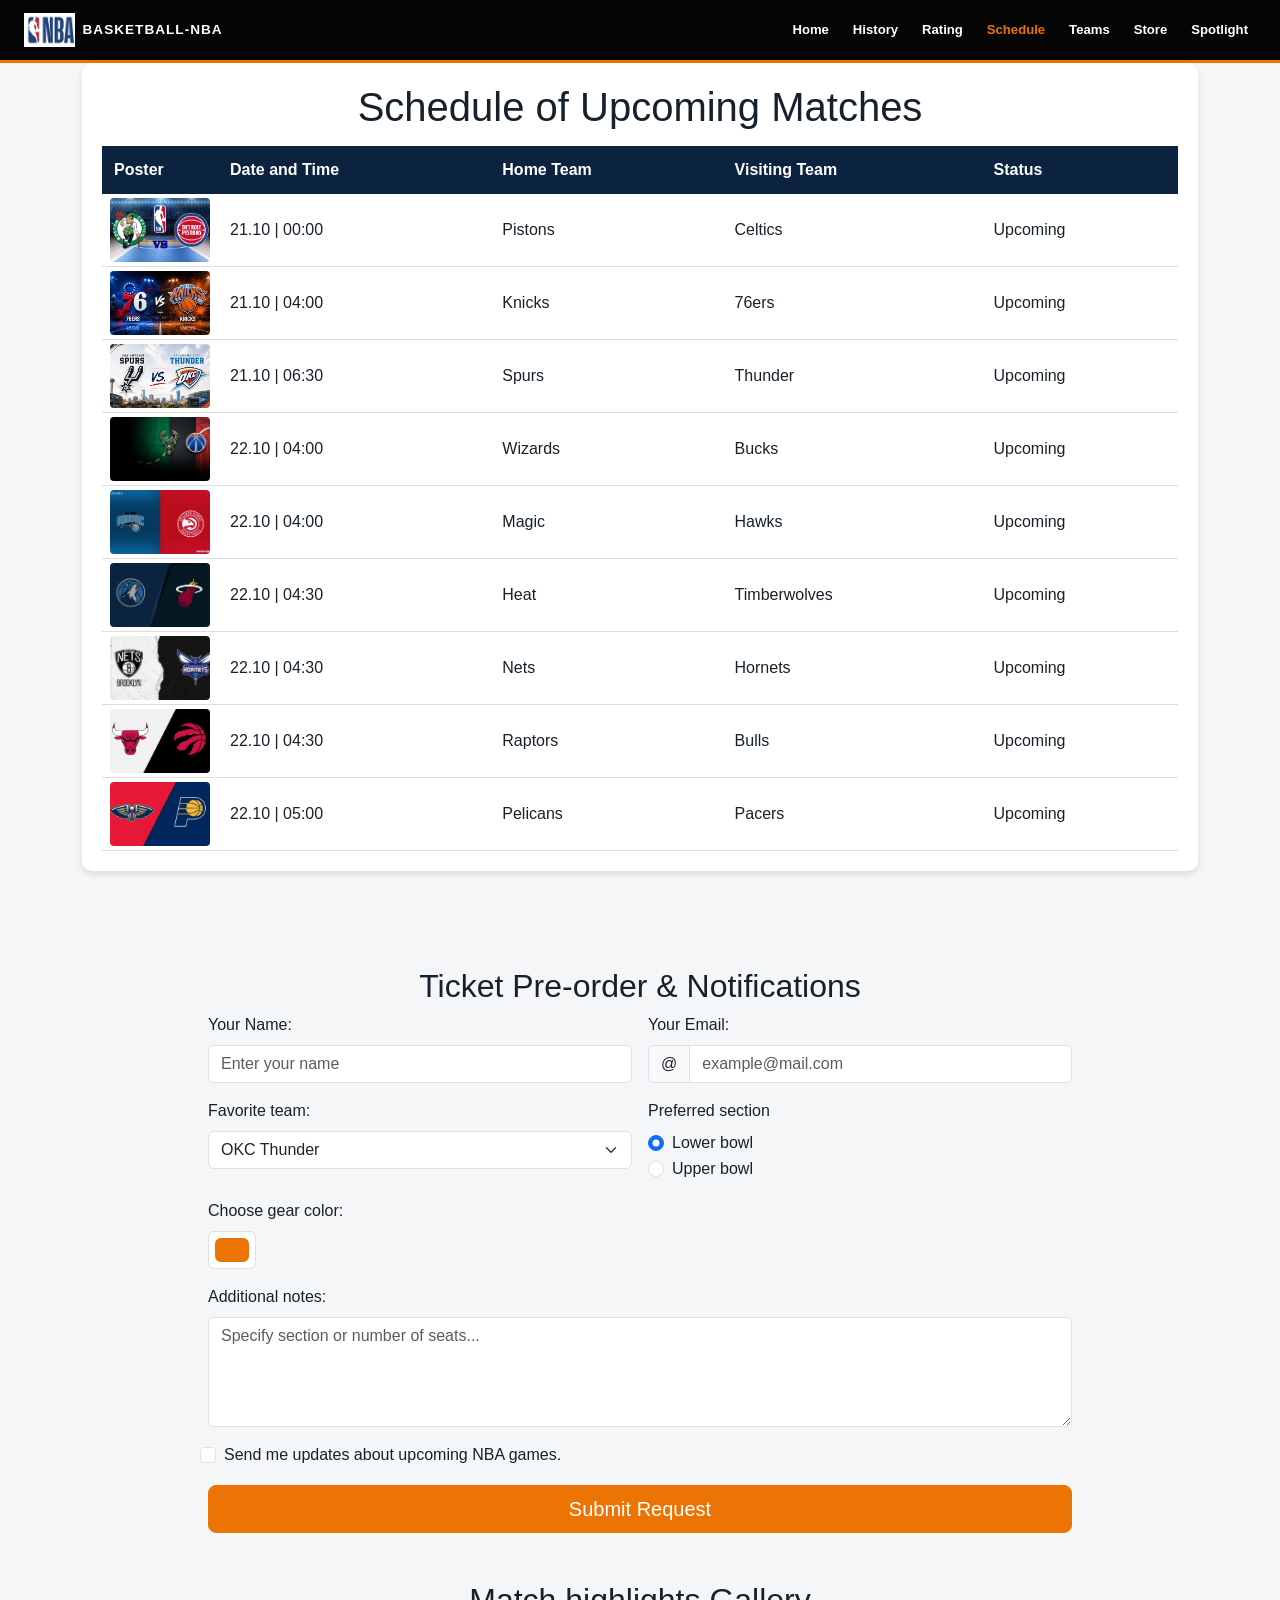
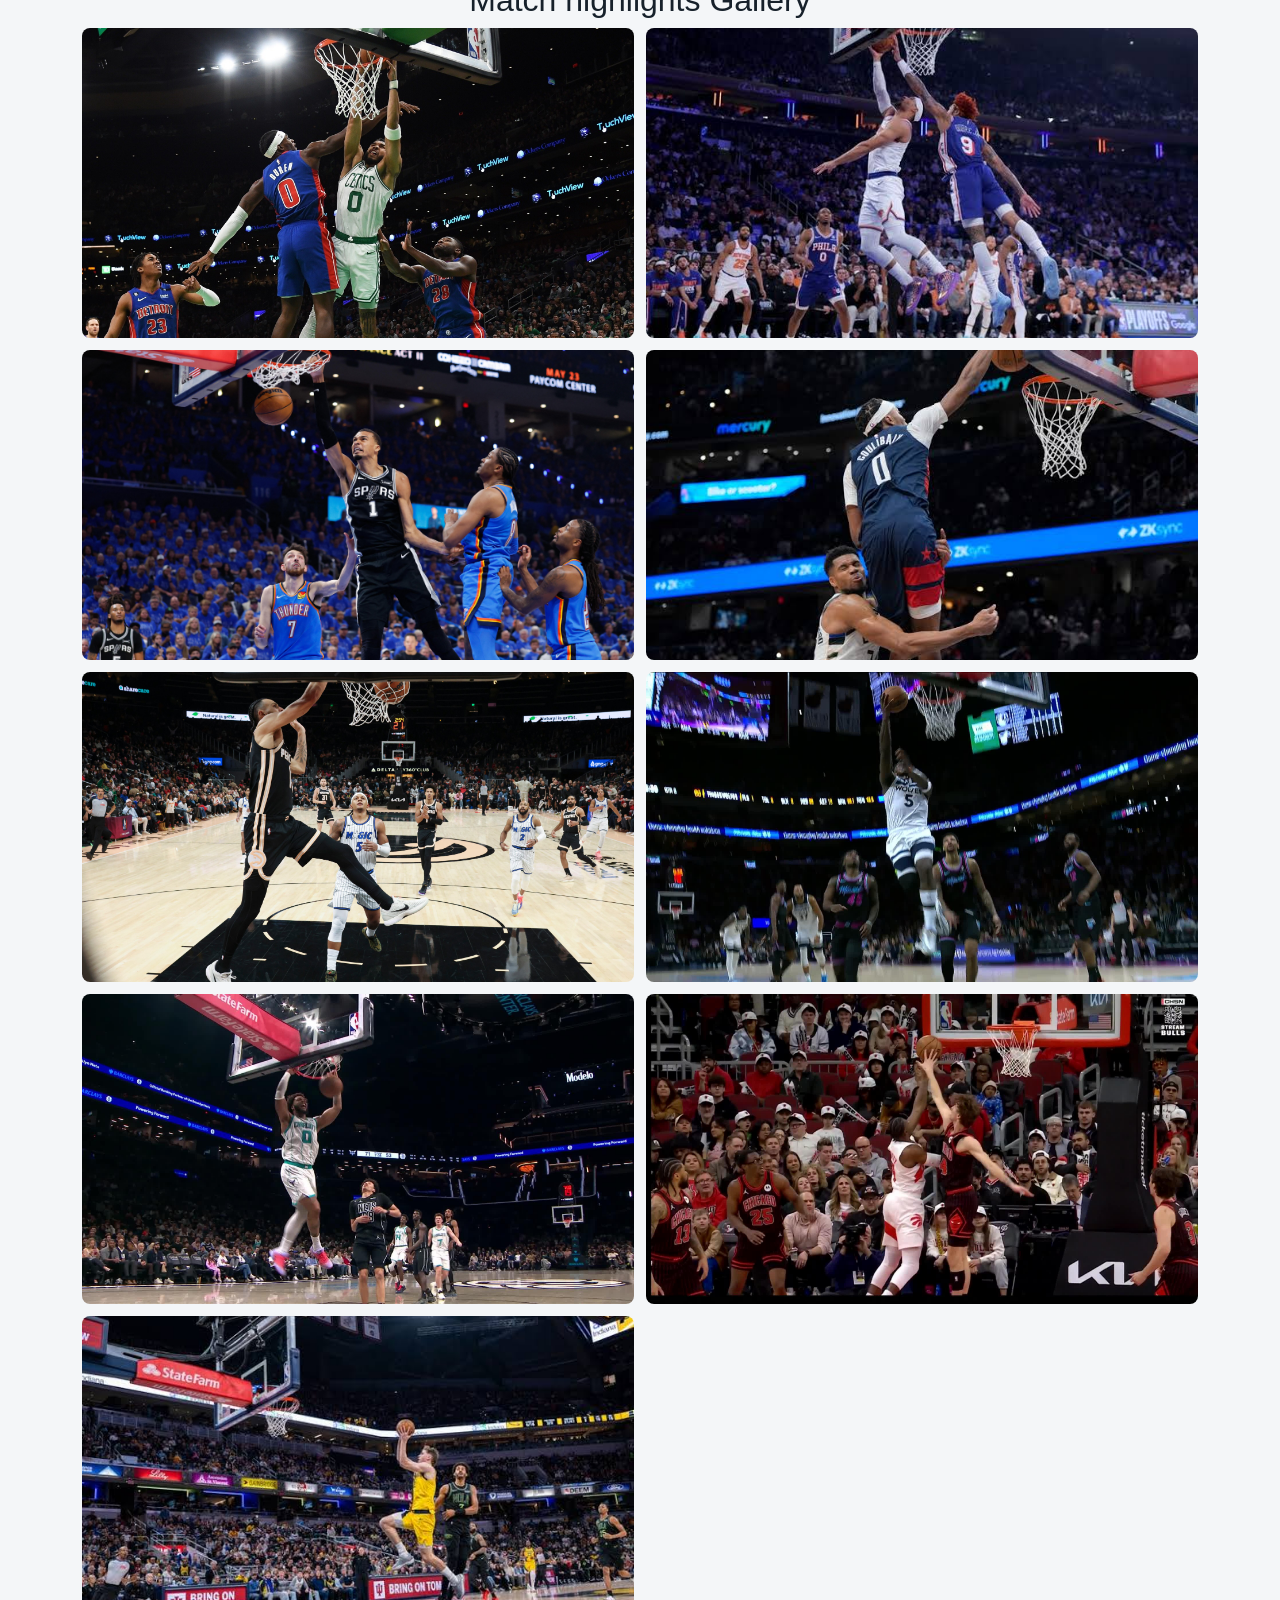
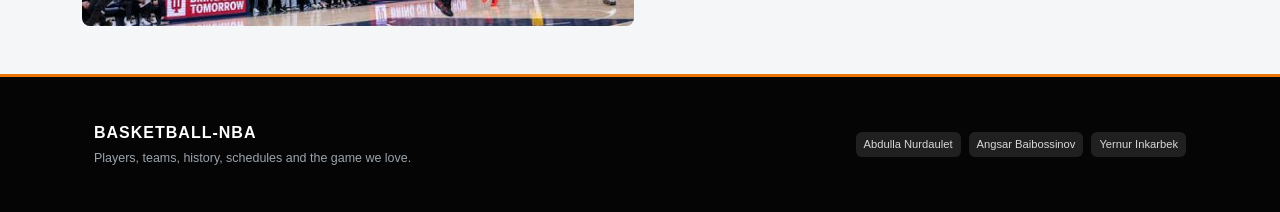
<file: WEB-Assignment-1-Bootstrap-v2/schedule.html>
<!DOCTYPE html>
<html lang="ru">
<head>
    <meta charset="UTF-8">
    <meta name="viewport" content="width=device-width, initial-scale=1.0">
    <title>NBA Fan Club - Schedule</title>
    <link rel="stylesheet" href="css/bababoi.css">
    <link href="https://cdn.jsdelivr.net/npm/bootstrap@5.3.3/dist/css/bootstrap.min.css" rel="stylesheet">
    <link rel="stylesheet" href="site-theme.css">
</head>
<body>
    <nav class="navbar navbar-expand-lg navbar-dark site-navbar">
    <div class="container-fluid px-3 px-sm-2 px-lg-4">
        <a class="navbar-brand d-flex align-items-center gap-2" href="index.html">
            <img src="pictures/logo.png" alt="Basketball-NBA logo" height="34">
            <span>BASKETBALL-NBA</span>
        </a>
        <button class="navbar-toggler" type="button" data-bs-toggle="collapse" data-bs-target="#siteNavigation" aria-controls="siteNavigation" aria-expanded="false" aria-label="Toggle navigation">
            <span class="navbar-toggler-icon"></span>
        </button>
        <div class="collapse navbar-collapse" id="siteNavigation">
            <ul class="navbar-nav ms-auto align-items-lg-center gap-lg-2">
                <li class="nav-item"><a class="nav-link " href="index.html">Home</a></li>
                <li class="nav-item"><a class="nav-link " href="History.html">History</a></li>
                <li class="nav-item"><a class="nav-link " href="ratings.html">Rating</a></li>
                <li class="nav-item"><a class="nav-link active" href="schedule.html">Schedule</a></li>
                <li class="nav-item"><a class="nav-link " href="Brands.html">Teams</a></li>
                <li class="nav-item"><a class="nav-link " href="BrandPrice.html">Store</a></li>
                <li class="nav-item"><a class="nav-link " href="responsive.html">Spotlight</a></li>
            </ul>
        </div>
    </div>
</nav>

    <main class="container">
        <section class="table-section">
            <h1>Schedule of Upcoming Matches</h1>
            <table id="schedule-table">
                <thead>
                    <tr>
                        <th>Poster</th>
                        <th>Date and Time</th>
                        <th>Home Team</th>
                        <th>Visiting Team</th>
                        <th>Status</th>
                    </tr>
                </thead>
                <tbody>
                    <tr>
                        <td class="match-thumb-cell">
                            <div class="table-thumb">
                                <img src="images/bos vs pis.jpg" alt="Pistons vs Celtics">
                                <div class="thumb-overlay">Match 1</div>
                            </div>
                        </td>
                        <td>21.10 | 00:00</td>
                        <td>Pistons</td>
                        <td>Celtics</td>
                        <td>Upcoming</td>
                    </tr>
                    <tr>
                        <td class="match-thumb-cell">
                            <div class="table-thumb">
                                <img src="images/76ers-vs-knicks.jpg.jpeg" alt="Knicks vs 76ers">
                                <div class="thumb-overlay">Match 2</div>
                            </div>
                        </td>
                        <td>21.10 | 04:00</td>
                        <td>Knicks</td>
                        <td>76ers</td>
                        <td>Upcoming</td>
                    </tr>
                    <tr>
                        <td class="match-thumb-cell">
                            <div class="table-thumb">
                                <img src="images/spurs-vs-thunder.jpeg" alt="Spurs vs Thunder">
                                <div class="thumb-overlay">Match 3</div>
                            </div>
                        </td>
                        <td>21.10 | 06:30</td>
                        <td>Spurs</td>
                        <td>Thunder</td>
                        <td>Upcoming</td>
                    </tr>
                    <tr>
                        <td class="match-thumb-cell">
                            <div class="table-thumb">
                                <img src="images/wizards-vs-bucks.jpg" alt="Wizards vs Bucks">
                                <div class="thumb-overlay">Match 4</div>
                            </div>
                        </td>
                        <td>22.10 | 04:00</td>
                        <td>Wizards</td>
                        <td>Bucks</td>
                        <td>Upcoming</td>
                    </tr>
                    <tr>
                        <td class="match-thumb-cell">
                            <div class="table-thumb">
                                <img src="images/Orlando-Magic-vs-Atlanta-Hawks.jpg" alt="Magic vs Hawks">
                                <div class="thumb-overlay">Match 5</div>
                            </div>
                        </td>
                        <td>22.10 | 04:00</td>
                        <td>Magic</td>
                        <td>Hawks</td>
                        <td>Upcoming</td>
                    </tr>
                    <tr>
                        <td class="match-thumb-cell">
                            <div class="table-thumb">
                                <img src="images/heat-vs-timberwolws.jpg" alt="Heat vs Timberwolves">
                                <div class="thumb-overlay">Match 6</div>
                            </div>
                        </td>
                        <td>22.10 | 04:30</td>
                        <td>Heat</td>
                        <td>Timberwolves</td>
                        <td>Upcoming</td>
                    </tr>
                    <tr>
                        <td class="match-thumb-cell">
                            <div class="table-thumb">
                                <img src="images/nets-vs-hornets.jpg" alt="Nets vs Hornets">
                                <div class="thumb-overlay">Match 7</div>
                            </div>
                        </td>
                        <td>22.10 | 04:30</td>
                        <td>Nets</td>
                        <td>Hornets</td>
                        <td>Upcoming</td>
                    </tr>
                    <tr>
                        <td class="match-thumb-cell">
                            <div class="table-thumb">
                                <img src="images/raptors-vs-bulls.jpg" alt="Raptors vs Bulls">
                                <div class="thumb-overlay">Match 8</div>
                            </div>
                        </td>
                        <td>22.10 | 04:30</td>
                        <td>Raptors</td>
                        <td>Bulls</td>
                        <td>Upcoming</td>
                    </tr>
                    <tr>
                        <td class="match-thumb-cell">
                            <div class="table-thumb">
                                <img src="images/pelicans-vs-pacers.jpg" alt="Pelicans vs Pacers">
                                <div class="thumb-overlay">Match 9</div>
                            </div>
                        </td>
                        <td>22.10 | 05:00</td>
                        <td>Pelicans</td>
                        <td>Pacers</td>
                        <td>Upcoming</td>
                    </tr>
                </tbody>
            </table>
        </section>

        <section class="form-section mt-5 p-4 p-md-5">
            <h2>Ticket Pre-order & Notifications</h2>
            <form id="ticket-form" class="row g-3"> 
                <div class="col-12 col-md-6">
                    <label for="name" class="form-label">Your Name:</label>
                    <input type="text" class="form-control" id="name" name="name" placeholder="Enter your name" required>
                </div>
                <div class="col-12 col-md-6">
                    <label for="email" class="form-label">Your Email:</label>
                    <div class="input-group">
                        <span class="input-group-text">@</span>
                        <input type="email" class="form-control" id="email" name="email" placeholder="example@mail.com" required>
                    </div>
                </div>
                <div class="col-12 col-md-6">
                    <label for="team" class="form-label">Favorite team:</label>
                    <select id="team" name="team" class="form-select">
                        <option value="okc">OKC Thunder</option>
                        <option value="wolves">Minnesota Timberwolves</option>
                        <option value="nuggets">Denver Nuggets</option>
                        <option value="lakers">LA Lakers</option>
                        <option value="knicks">New York Knicks</option>
                    </select>
                </div>
                <fieldset class="col-12 col-md-6 border-0">
                    <legend class="form-label fs-6">Preferred section</legend>
                    <div class="form-check">
                        <input class="form-check-input" type="radio" name="section" id="lower-bowl" value="lower" checked>
                        <label class="form-check-label" for="lower-bowl">Lower bowl</label>
                    </div>
                    <div class="form-check">
                        <input class="form-check-input" type="radio" name="section" id="upper-bowl" value="upper">
                        <label class="form-check-label" for="upper-bowl">Upper bowl</label>
                    </div>
                </fieldset>
                <div class="col-12 col-md-6">
                    <label for="color" class="form-label">Choose gear color:</label>
                    <input type="color" class="form-control form-control-color" id="color" name="color" value="#eb7404" title="Choose your gear color">
                </div>
                <div class="col-12">
                    <label for="message" class="form-label">Additional notes:</label>
                    <textarea id="message" name="message" class="form-control" rows="4" placeholder="Specify section or number of seats..."></textarea>
                </div>
                <div class="form-check col-12">
                    <input class="form-check-input" type="checkbox" id="updates" name="updates">
                    <label class="form-check-label" for="updates">Send me updates about upcoming NBA games.</label>
                </div>
                <div class="col-12"><button type="submit" class="btn btn-primary btn-lg w-100">Submit Request</button></div>
            </form>
        </section>

        <section class="gallery-section">
            <h2>Match highlights Gallery</h2>
            <div class="gallery-grid">
                <div class="gallery-item">
                    <img src="images/tatum-1.jpg" alt="Pistons vs Celtics">
                    <div class="overlay">Pistons vs Celtics</div>
                </div>
                <div class="gallery-item">
                    <img src="images/76ers.jpg" alt="Knicks vs 76ers">
                    <div class="overlay">Knicks vs 76ers</div>
                </div>
                <div class="gallery-item">
                    <img src="images/spurs.jpg" alt="Spurs vs Thunder">
                    <div class="overlay">Spurs vs Thunder</div>
                </div>
                <div class="gallery-item">
                    <img src="images/wizards.jpg" alt="Wizards vs Bucks">
                    <div class="overlay">Wizards vs Bucks</div>
                </div>
                <div class="gallery-item">
                    <img src="images/orlando.jpg" alt="Magic vs Hawks">
                    <div class="overlay">Magic vs Hawks</div>
                </div>
                <div class="gallery-item">
                    <img src="images/heat.jpg" alt="Heat vs Timberwolves">
                    <div class="overlay">Heat vs Timberwolves</div>
                </div>
                <div class="gallery-item">
                    <img src="images/nets.jpg" alt="Nets vs Hornets">
                    <div class="overlay">Nets vs Hornets</div>
                </div>
                <div class="gallery-item">
                    <img src="images/raptors.jpg" alt="Raptors vs Bulls">
                    <div class="overlay">Raptors vs Bulls</div>
                </div>
                <div class="gallery-item">
                    <img src="images/pelicans.jpg" alt="Pelicans vs Pacers">
                    <div class="overlay">Pelicans vs Pacers</div>
                </div>
            </div>
        </section>
    </main>

    <footer class="site-footer mt-lg-5">
    <div class="container py-4 px-sm-2 px-lg-4">
        <div class="row gy-3 align-items-center">
            <div class="col-lg-6">
                <p class="footer-title mb-1">BASKETBALL-NBA</p>
                <p class="footer-note mb-0">Players, teams, history, schedules and the game we love.</p>
            </div>
            <div class="col-lg-6">
                <div class="d-flex flex-wrap justify-content-lg-end gap-2">
                    <span class="member rounded px-2 py-1">Abdulla Nurdaulet</span>
                    <span class="member rounded px-2 py-1">Angsar Baibossinov</span>
                    <span class="member rounded px-2 py-1">Yernur Inkarbek</span>
                </div>
            </div>
        </div>
    </div>
</footer>
    <script src="https://cdn.jsdelivr.net/npm/bootstrap@5.3.3/dist/js/bootstrap.bundle.min.js"></script>
</body>
</html>
</file>
<file: WEB-Assignment-1-Bootstrap-v2/stylea.css>
* {
     margin: 0;
     padding: 0;
     box-sizing: border-box; 
}
.Basketball-img1 {
    width: 678px;
    height: 452px;
    display: block;
    object-fit: cover;
    object-position: right;

}
 

.divv{
    display: flex; 
    justify-content: flex-start; 
    padding: 70px;
    gap: 30px;
    align-items: flex-start;
}
.header {
    background-color: black;
    display: flex;
    align-items: center;
    padding: 10px 20px;
    width: 100%;
}
.logo {
    display: flex;
    align-items: center;
    margin-right: 25px;
}

.logo img{
    height: 32px;
}
.navigationList{
    display: flex;
    list-style: none;
    gap: 20px;
}
.navigationList a {
    color: white;
    text-decoration: none;
    font-weight: bold;
    font-size: 14px;
    transition: opacity 0.2s;
}
.navigationList a:hover {
    opacity: 0.7;
}

.wrapper{
    position: relative;
    display: inline-block;
    overflow: hidden;
    border-radius: 8px;
}

.text{
    position: absolute;
    top: 0;
    left: 0;
    width: 60%; 
    height: 100%;
    background: linear-gradient(to right, rgba(0, 0, 0, 0.95) 50%, transparent 100%);
    color: white;
    font-family: Arial, sans-serif;
    padding: 30px;
    display: flex;
    flex-direction: column;
}

.text h3{
    font-size: 26px;
    font-weight: bold;
    margin-bottom: 10px;
}
.text p{
    font-size: 14px;
    margin-bottom: 6px;
}
.text ul{
    font-size: 13px;
    margin-left: 10px;
}
.headlines{
    width: 360px;
    background-color: white;
    border-radius: 8px;
    padding: 20px 24px;
    box-shadow: 1px 1px 3px 1px rgb(0, 0, 0);

}
.headlinesLikeHead{
    display: flex;
    justify-content: space-between;
    align-items: center;
    padding-bottom: 12px;
    border-bottom: 1px solid;
}
.headlinesLikeHead h3{
    font-size: 22px;
    font-weight: 900;
    color: black;

}
.headlines-list{
    list-style: none;
    padding: 0;
    margin: 0;
}
.login{
    width: 280px;
    background-color: white;
    border-radius: 8px;
    padding: 20px 24px;
     box-shadow: 1px 1px 3px 1px rgb(0, 0, 0);
    

}
.loginHeader{
    font-size: 22px;
    font-weight: 900;
    color: black;
}
.inputGroup{
    margin-bottom: 15px;

}
.inputGroup label {
    display: block;
    font-size: 12px;
    font-weight: bold;
    margin-bottom: 5px;
    color: #333;
  

}
.inputGroup input {
    width: 100%;
    padding: 9px;
    border: 1px solid #ccc;
    border-radius: 4px;
    font-size: 13px;
    outline: none;
}
footer{
    background-color: rgb(0, 0, 0);
    color:aliceblue;
    padding: 20px;
    margin-top: 20px;
}

.historyimages {
    display: flex;
    flex-direction: column;
    gap: 20px;
}

.history {
    width: 100%;
    height: 300px;
    object-fit: cover;
    border-radius: 8px;
}
.hh{
    text-align: center;
    background-color: black;
    color: #eb7404;
}

.historytext {
    flex: 1;                
    background-color: white;
    border-radius: 8px;
    padding: 25px 30px;
    box-shadow: 1px 1px 3px 1px rgba(0, 0, 0, 0.3);  
}

.historytext h2 {
    font-size: 24px;
    font-weight: 900;
    color: #000;
    margin-bottom: 20px;
   
    padding-bottom: 8px;
}

.historyp {
    margin-bottom: 18px;
}

.historyp h3 {
    font-size: 16px;
    font-weight: bold;
    color: #024e90;
    margin-bottom: 6px;
}

.historyp p {
    font-size: 14px;
     
    color: #333;
    margin-bottom: 8px;
}


.historylist {
    list-style: none;
    padding: 0;
}

.historylist li {
    font-size: 13px;
    padding: 6px ;
    border-bottom: 1px solid #eee;
    color: #444;

}
.pagelayout {
    min-height: 100vh;

    display: grid;

    grid-template-columns: 220px 1fr;

    grid-template-rows: auto 1fr auto;

    grid-template-areas:
        "header header"
        "sidebar main"
        "footer footer";
}

.pagelayout .header {
    grid-area: header;
}

.pagelayout .sidebar {
    grid-area: sidebar;
}

.pagelayout .main-content {
    grid-area: main;
}

.pagelayout footer {
    grid-area: footer;
}


.sidebar {
    background-color: #f2f2f2;
    padding: 30px 20px;
}

.sidebar h3 {
    color: #024e90;
    margin-bottom: 25px;
    font-size: 20px;
}

.champion {
    padding: 15px 0;
    border-bottom: 1px solid #ddd;
}


.champion span {
    color: #024e90;
    font-size: 13px;
    font-weight: bold;
}


.maincontent {
    padding: 40px;
    min-width: 0;
}

.maincontent > h1 {
    text-align: center;
    color: #024e90;
    margin-bottom: 30px;
}

.historygrid {
    display: grid;

    grid-template-columns: 1fr 1fr;

    gap: 30px;

    align-items: start;
}

.site-footer {
  background-color: #1a1a1a;
  color: #ffffff;
  padding: 20px 0;
  margin-top: 40px;
  text-align: center;
  font-family: Arial, sans-serif;
  border-top: 3px solid #ff6600;
}

.footer-container {
  max-width: 1200px;
  margin: 0 auto;
  padding: 0 15px;
}

.footer-title {
  font-size: 18px;
  font-weight: bold;
  margin-bottom: 10px;
}

.team-members ul {
  list-style-type: none;
  padding: 0;
  margin: 10px 0;
  display: flex;
  justify-content: center;
  gap: 20px;
}

.team-members li {
  background-color: #333333;
  padding: 5px 12px;
  border-radius: 4px;
  font-size: 14px;
}
</file>
<file: WEB-Assignment-1-Bootstrap-v2/site-theme.css>
:root { --nba-navy:#071522; --nba-blue:#024e90; --nba-orange:#eb7404; --nba-light:#f4f6f8; }
body { font-family: Arial, Helvetica, sans-serif; background:var(--nba-light); color:#17212b; }
.site-navbar { background:#050505; border-bottom:3px solid var(--nba-orange); }
.site-navbar .navbar-brand span { letter-spacing:1px; font-weight:900; font-size:.85rem; }
.site-navbar .nav-link { color:#fff !important; font-size:.82rem; font-weight:700; }
.site-navbar .nav-link:hover,.site-navbar .nav-link.active { color:var(--nba-orange) !important; }
.site-navbar .navbar-toggler { border-color:rgba(255,255,255,.35); }
.site-navbar .navbar-toggler-icon { filter:invert(1); }
.site-footer { background:#050505; color:#fff; border-top:3px solid var(--nba-orange); }
.site-footer .footer-title { font-size:1rem; font-weight:900; letter-spacing:1px; }
.site-footer .footer-note { color:#9ba4ad; font-size:.78rem; }
.site-footer .member { background:#202020; color:#d8d8d8; font-size:.7rem; }
.eyebrow { color:var(--nba-orange); font-size:.72rem; font-weight:800; letter-spacing:1.2px; text-transform:uppercase; }
.history-carousel-img { height:clamp(260px,45vw,560px); object-fit:cover; }
.card { border-color:rgba(7,21,34,.08); }
.btn-primary { --bs-btn-bg:var(--nba-orange); --bs-btn-border-color:var(--nba-orange); --bs-btn-hover-bg:#c85f00; --bs-btn-hover-border-color:#c85f00; }
.btn-outline-primary { --bs-btn-color:var(--nba-blue); --bs-btn-border-color:var(--nba-blue); --bs-btn-hover-bg:var(--nba-blue); --bs-btn-hover-border-color:var(--nba-blue); }
.btn-secondary { --bs-btn-bg:var(--nba-blue); --bs-btn-border-color:var(--nba-blue); --bs-btn-hover-bg:#013b6e; --bs-btn-hover-border-color:#013b6e; }
@media (max-width:575.98px) { .site-navbar .navbar-brand span{font-size:.72rem}.history-carousel-img{height:260px} }
@media (max-width: 767.98px) {
    .card-group { flex-direction: column; }
}
.card-group .card-img-top { height: 190px; object-fit: cover; }
</file>
<file: WEB-Assignment-1-Bootstrap-v2/nigga.css>
* {
     margin: 0;
     padding: 0;
     box-sizing: border-box; 
}
.Basketball-img1 {
    width: 678px;
    height: 452px;
    display: block;
    object-fit: cover;
    object-position: right;
}
.header_class{
    background-color: black;
    display: flex;
    align-items: center;
    padding: 10px 20px;
    width: 100%;

    
    justify-content: space-between;
    color: white;
}
.logo_class {
    display: flex;
    align-items: center;
    margin-right: 25px;
    
    font-size: 24px;
    font-weight: bold;
}

.logo_class img{
    height: 32px;
}
.navigationList_class{
    display: flex;
    list-style: none;
    gap: 20px;
}
.navigationList_class a {
    color: white;
    text-decoration: none;
    font-weight: bold;
    font-size: 14px;
    transition: opacity 0.2s;
}
.navigationList_class a:hover {
    opacity: 0.7;
}

.h1_style {
    text-align: center;
    background-color: rgb(245, 245, 245);
    color: rgb(2, 78, 144);
}


.cards-container {
    display: flex;
    gap: 25px;

    padding: 40px;

    
    align-items: stretch;
}

.card {
    flex: 1;

    display: flex;
    flex-direction: column;

    background-color: white;
    border: 1px solid #ddd;
    border-radius: 10px;

    overflow: hidden;

    
    transition: transform 0.3s, box-shadow 0.3s;
}

.card:hover {
    transform: translateY(-5px);

    box-shadow: 0 5px 15px rgba(0, 0, 0, 0.2);
}

.card img {
    width: 100%;
    height: 180px;

    object-fit: cover;
}

.card-content {
    display: flex;
    flex-direction: column;

    padding: 20px;

    flex: 1;
}

.card h2 {
    margin-top: 0;
}

.card p {
    line-height: 1.5;

    
    flex: 1;
}

.card button {
    padding: 10px 15px;

    border: none;
    border-radius: 5px;

    background-color: #222;
    color: white;

    cursor: pointer;
}

.card button:hover {
    background-color: #444;
}




body {
    background-color: #ffffff;
    color: #000000;
    line-height: 1.6;
}

.header-btn {
    background-color: #000;
    color: #fff;
    padding: 10px 18px;
    text-decoration: none;
    font-size: 13px;
    font-weight: bold;
    border-radius: 4px;
    text-transform: uppercase;
}
.header-btn:hover {
    background-color: #333;
}

.header-icons span {
    margin-left: 15px;
    cursor: pointer;
    font-size: 14px;
}

.legacy-container {
    max-width: 1200px;
    margin: 0 auto;
    padding: 30px 20px; 
}




.page-title {
    font-size: 28px;
    font-weight: bold;
    text-transform: uppercase;
    margin-bottom: 25px;
}
.filters {
    display: flex;
    gap: 10px;
    margin-bottom: 20px;
    flex-wrap: wrap;
}
.filter-btn {
    padding: 8px 16px;
    border: 1px solid #ccc;
    background: white;
    cursor: pointer;
    font-size: 14px;
    border-radius: 4px;
}
.filter-btn:hover {
    border-color: #000;
}
.sort-box {
    margin-left: auto;
}
.products-grid {
    display: grid;
    grid-template-columns: repeat(4, 1fr);
    gap: 20px;
    margin-top: 20px;
}
.product-card {
    background: #f9f9f9;
    padding: 15px;
    border-radius: 8px;
    display: flex;
    flex-direction: column;
    justify-content: space-between;
}
.product-image {
    width: 100%;
    height: 200px;
    background-color: #eee;
    display: flex;
    align-items: center;
    justify-content: center;
    margin-bottom: 15px;
    border-radius: 4px;
    overflow: hidden;
}

.product-image img {
    max-width: 100%;
    max-height: 100%;
    object-fit: cover;
}
.product-category {
    font-size: 12px;
    color: #777;
    text-transform: uppercase;
    margin-bottom: 5px;
}
.product-title {
    font-size: 16px;
    font-weight: bold;
    margin-bottom: 10px;
}
.product-price {
    font-size: 16px;
    font-weight: bold;
    color: #000;
}

.team-card {
    border: 1px solid #e5e5e5;
    border-radius: 8px;
    padding: 30px;
    margin-bottom: 40px;
    background-color: #fff;
}
.team-header {
    border-bottom: 2px solid #000;
    padding-bottom: 10px;
    margin-bottom: 20px;
    display: flex;
    justify-content: space-between;
    align-items: flex-end;
}
.team-title {
    font-size: 26px;
    text-transform: uppercase;
}
.team-meta {
    font-size: 14px;
    color: #666;
    font-weight: bold;
}

.team-history {
    margin-bottom: 25px;
    color: #333;
}
.gear-title {
    font-size: 20px;
    text-transform: uppercase;
    margin-bottom: 15px;
    border-left: 4px solid #000;
    padding-left: 10px;
}

.shop-cta {
    text-align: center;
    padding: 50px 20px;
    background: #111;
    color: #fff;
    border-radius: 8px;
    margin-top: 50px;
}

.shop-cta h2 {
    font-size: 28px;
    margin-bottom: 15px;
    text-transform: uppercase;
}

.shop-cta p {
    font-size: 16px;
    color: #ccc;
    margin-bottom: 25px;
}

.cta-button {
    display: inline-block;
    background-color: #fff;
    color: #000;
    padding: 14px 30px;
    text-decoration: none;
    font-weight: bold;
    text-transform: uppercase;
    border-radius: 4px;
    transition: 0.2s;
}

.cta-button:hover {
    background-color: #ddd;
}

.site-footer {
  background-color: #1a1a1a;
  color: #ffffff;
  padding: 20px 0;
  margin-top: 40px;
  text-align: center;
  font-family: Arial, sans-serif;
  border-top: 3px solid #ff6600;
}

.footer-container {
  max-width: 1200px;
  margin: 0 auto;
  padding: 0 15px;
}

.footer-title {
  font-size: 18px;
  font-weight: bold;
  margin-bottom: 10px;
}

.team-members ul {
  list-style-type: none;
  padding: 0;
  margin: 10px 0;
  display: flex;
  justify-content: center;
  gap: 20px;
}

.team-members li {
  background-color: #333333;
  padding: 5px 12px;
  border-radius: 4px;
  font-size: 14px;
}


@media (max-width: 900px) {
    .cards-container {
        flex-wrap: wrap;
    }

    .cards-container .card {
        flex: 0 1 calc(50% - 13px);
        min-width: 0;
    }

    .team-title {
        font-size: 22px;
    }
}

@media (max-width: 600px) {
    .cards-container {
        padding: 20px 0;
    }

    .cards-container .card {
        flex: 1 1 100%;
    }

    .team-card {
        padding: 20px;
    }

    .team-header {
        flex-direction: column;
        align-items: flex-start;
        gap: 8px;
    }

    .team-title {
        font-size: 20px;
    }

    .team-meta {
        font-size: 12px;
    }
}
</file>
<file: WEB-Assignment-1-Bootstrap-v2/css/bababoi.css>
* {
margin: 0;
padding: 0;
box-sizing: border-box; 
}
.Basketball-img1 {
width: 678px;
height: 452px;
display: block;
object-fit: cover;
object-position: right;

}
.divv{
display: flex; 
justify-content: flex-start; 
padding: 70px;
gap: 30px;
align-items: flex-start;
}
.header{
background-color: black;
display: flex;
align-items: center;
padding: 10px 20px;
width: 100%;
}
.logo {
display: flex;
align-items: center;
margin-right: 25px;
}

.logo img{
height: 32px;
}
.navigationList{
display: flex;
list-style: none;
gap: 20px;
}
.navigationList a {
color: white;
text-decoration: none;
font-weight: bold;
font-size: 14px;
transition: opacity 0.2s;
}
.navigationList a:hover {
opacity: 0.7;
}

.wrapper{
position: relative;
display: inline-block;
overflow: hidden;
border-radius: 8px;
}

.text{
position: absolute;
top: 0;
left: 0;
width: 60%; 
height: 100%;
background: linear-gradient(to right, rgba(0, 0, 0, 0.95) 50%, transparent 100%);
color: white;
font-family: Arial, sans-serif;
padding: 30px;
display: flex;
flex-direction: column;
}

.text h3{
font-size: 26px;
font-weight: bold;
margin-bottom: 10px;
}
.text p{
font-size: 14px;
margin-bottom: 6px;
}
.text ul{
font-size: 13px;
margin-left: 10px;
}
.headlines{
width: 360px;
background-color: white;
border-radius: 8px;
padding: 20px 24px;
box-shadow: 1px 1px 3px 1px rgb(0, 0, 0);

}
.headlinesLikeHead{
display: flex;
justify-content: space-between;
align-items: center;
padding-bottom: 12px;
border-bottom: 1px solid;
}
.headlinesLikeHead h3{
font-size: 22px;
font-weight: 900;
color: black;

}
.headlines-list{
list-style: none;
padding: 0;
margin: 0;
}
.login{
width: 280px;
background-color: white;
border-radius: 8px;
padding: 20px 24px;
box-shadow: 1px 1px 3px 1px rgb(0, 0, 0);


}
.loginHeader{
font-size: 22px;
font-weight: 900;
color: black;
}
.inputGroup{
margin-bottom: 15px;

}
.inputGroup label {
display: block;
font-size: 12px;
font-weight: bold;
margin-bottom: 5px;
color: #333;


}
.inputGroup input {
width: 100%;
padding: 9px;
border: 1px solid #ccc;
border-radius: 4px;
font-size: 13px;
outline: none;
}
footer{
background-color: rgb(0, 0, 0);
color:aliceblue;
padding: 20px;
margin-top: 20px;
}
.history{
width: 900px;
height: 600px;
display: block;
object-fit: cover;
object-position: center;
margin: left;
}
.hh{
text-align: center;
background-color: black;
color: #eb7404;
}

.historytext {
flex: 1; 
background-color: white;
border-radius: 8px;
padding: 25px 30px;
box-shadow: 1px 1px 3px 1px rgba(0, 0, 0, 0.3); 
}

.historytext h2 {
font-size: 24px;
font-weight: 900;
color: #000;
margin-bottom: 20px;

padding-bottom: 8px;
}

.historyp {
margin-bottom: 18px;
}

.historyp h3 {
font-size: 16px;
font-weight: bold;
color: #024e90;
margin-bottom: 6px;
}

.historyp p {
font-size: 14px;

color: #333;
margin-bottom: 8px;
}


.historylist {
list-style: none;
padding: 0;
}

.historylist li {
font-size: 13px;
padding: 6px ;
border-bottom: 1px solid #eee;
color: #444;

}
body { 
font-family: 'Segoe UI', Tahoma, Geneva, Verdana, sans-serif; 
margin: 0; 
padding: 0;
box-sizing: border-box;
background-color: #f4f6f9; 
color: #1a1a1a; 
}
h1, h2, h3 { 
text-align: center; 
color: #0c2340; 
}
ul { 
list-style: none; 
padding: 0; 
margin: 0; 
}


#main-header { 
background-color: #0c2340; 
padding: 15px 0; 
text-align: center; 
box-shadow: 0 2px 5px rgba(0,0,0,0.2);
}
#schedule-table { 
width: 100%; 
border-collapse: collapse; 
margin-top: 15px; 
}
.players-grid { 
    display: flex; 
    flex-wrap: wrap; 
    gap: 25px; 
    justify-content: center; 
    align-items: stretch; 
    padding: 20px 0;
}

.player-card { 
    background: white; 
    border: 1px solid #ddd; 
    border-radius: 12px; 
    width: 300px; 
    padding: 20px; 
    box-shadow: 0 4px 8px rgba(0,0,0,0.08); 
    position: relative; 
    display: flex;
    flex-direction: column;
    justify-content: space-between;
    transition: transform 0.3s ease, box-shadow 0.3s ease;
}

.player-card:hover {
    transform: translateY(-8px); 
    box-shadow: 0 12px 24px rgba(0,0,0,0.18);
}
.player-rank { 
position: absolute; 
top: 10px; 
left: 10px; 
background: #c9082a; 
color: white; 
padding: 3px 8px; 
border-radius: 12px; 
font-weight: bold; 
}
.player-img { 
width: 120px; 
height: 120px; 
object-fit: cover; 
margin: 10px auto; 
display: block; 
}
.round-avatar { 
border-radius: 50%; 
border: 3px solid #17408b; 
}
.team-info { 
font-size: 0.85rem; 
color: #666; 
font-weight: bold; 
text-align: center; 
}
.stats-box, .bio-box { 
background: #f8f9fa; 
border-radius: 6px; 
padding: 10px; 
margin-top: 10px; 
}
.table-section { 
margin-bottom: 40px; 
background: white; 
padding: 20px; 
border-radius: 10px; 
box-shadow: 0 4px 6px rgba(0,0,0,0.1); 
}
.form-section {
max-width: 960px;
margin-left: auto;
margin-right: auto;
}
.submit-btn { 
background-color: #c9082a; 
color: white; 
border: none; 
padding: 12px 20px; 
font-size: 1rem; 
font-weight: bold; 
border-radius: 5px; 
cursor: pointer; 
width: 100%; 
}
.nav-menu a { 
color: white; 
text-decoration: none; 
padding: 10px 15px; 
font-weight: bold; 
}
.nav-menu a:hover { 
background-color: #c9082a; 
border-radius: 4px; 
}
.stats-box h3, .bio-box h3 { 
margin: 0 0 5px 0; 
font-size: 1rem; 
color: #0c2340; 
}
.stats-box li, .bio-box li { 
font-size: 0.85rem; 
padding: 3px 0; 
border-bottom: 1px dashed #ddd; 
}
.stats-box li:last-child, .bio-box li:last-child { 
border-bottom: none; 
}
#schedule-table th { 
background-color: #0c2340; 
color: white; 
padding: 12px; 
text-align: left; 
}
#schedule-table td { 
padding: 12px; 
border-bottom: 1px solid #ddd; 
}
#schedule-table tr:hover { 
background-color: #f1f1f1; 
}
.submit-btn:hover { 
background-color: #a10620; 
}
.schedule-grid-wrapper {
    display: grid;
    grid-template-columns: 2fr 1fr;
    gap: 25px;
    align-items: start;
}

.gallery-grid {
    display: grid;
    grid-template-columns: repeat(2, 1fr);
    gap: 12px;
}

.gallery-item {
    position: relative;
    overflow: hidden;
    border-radius: 8px;
    height: 310px;
}

.gallery-item img {
    width: 100%;
    height: 100%;
    object-fit: cover;
}

.overlay {
    position: absolute;
    inset: 0;
    background: rgba(0, 0, 0, 0.75);
    color: white;
    font-size: 12px;
    font-weight: bold;
    display: flex;
    align-items: center;
    justify-content: center;
    text-align: center;
    padding: 5px;
    opacity: 0;
    transition: opacity 0.3s ease;
}

.gallery-item:hover .overlay {
    opacity: 1;
}
.match-thumb-cell {
    width: 60px;
    padding: 4px 8px !important;
}

.table-thumb {
    position: relative;
    width: 100px;
    height: 64px;
    border-radius: 4px;
    overflow: hidden;
    cursor: pointer;
}

.table-thumb img {
    width: 100%;
    height: 100%;
    object-fit: cover;
    display: block;
    transition: transform 0.3s ease;
}

.thumb-overlay {
    position: absolute;
    inset: 0;
    background: rgba(0, 0, 0, 0.75);
    color: white;
    font-size: 9px;
    font-weight: bold;
    display: flex;
    align-items: center;
    justify-content: center;
    opacity: 0;
    transition: opacity 0.3s ease;
}

.table-thumb:hover img {
    transform: scale(1.15);
}

.table-thumb:hover .thumb-overlay {
    opacity: 1;
}
</file>
<file: WEB-Assignment-1-Bootstrap-v2/responsive.css>
:root {
    --spotlight-navy: #071522;
    --spotlight-blue: #024e90;
    --spotlight-orange: #eb7404;
    --spotlight-muted: #59636e;
}

.spotlight-hero {
    min-height: 500px;
    background: var(--spotlight-navy);
    color: #fff;
}

.hero-copy {
    min-height: 500px;
    background: var(--spotlight-navy);
}

.eyebrow {
    color: var(--spotlight-orange);
    font-size: .78rem;
    font-weight: 900;
    letter-spacing: 1.4px;
}

.hero-copy h1 {
    line-height: 1.04;
    letter-spacing: -1px;
}

.hero-copy h1 span {
    color: var(--spotlight-orange);
}

.hero-text,
.intro-text,
.player-description {
    color: var(--spotlight-muted);
}

.hero-copy .hero-text {
    color: #cbd5df;
    max-width: 34rem;
}

.hero-button {
    background: var(--spotlight-orange);
    color: #fff;
}

.hero-button:hover {
    background: #ff8617;
    color: #fff;
}

.hero-image {
    min-height: 500px;
}

.player-photo {
    height: 245px;
    background: #dfe4e8;
}

.player-number {
    color: var(--spotlight-orange);
    font-size: .75rem;
    font-weight: 900;
    letter-spacing: 1px;
}

.role {
    color: var(--spotlight-blue);
    font-size: .82rem;
    font-weight: 700;
}

.player-content a {
    color: var(--spotlight-blue);
}

.player-content a:hover {
    color: var(--spotlight-orange);
}

.story-link {
    background: #f3f5f7;
    color: #17202a;
}

.story-link strong {
    color: #17202a;
}

.story-link span {
    color: #68727c;
    font-size: .75rem;
}

.story-link:hover strong {
    color: var(--spotlight-blue);
}

@media (max-width: 991.98px) {
    .spotlight-hero,
    .hero-copy,
    .hero-image {
        min-height: 420px;
    }

    .player-photo {
        height: 230px;
    }
}

@media (max-width: 575.98px) {
    .spotlight-hero,
    .hero-copy {
        min-height: 340px;
    }

    .hero-copy h1 {
        line-height: 1.08;
        letter-spacing: -.5px;
    }

    .hero-image {
        min-height: 270px;
    }

    .player-photo {
        height: 220px;
    }
}
</file>
